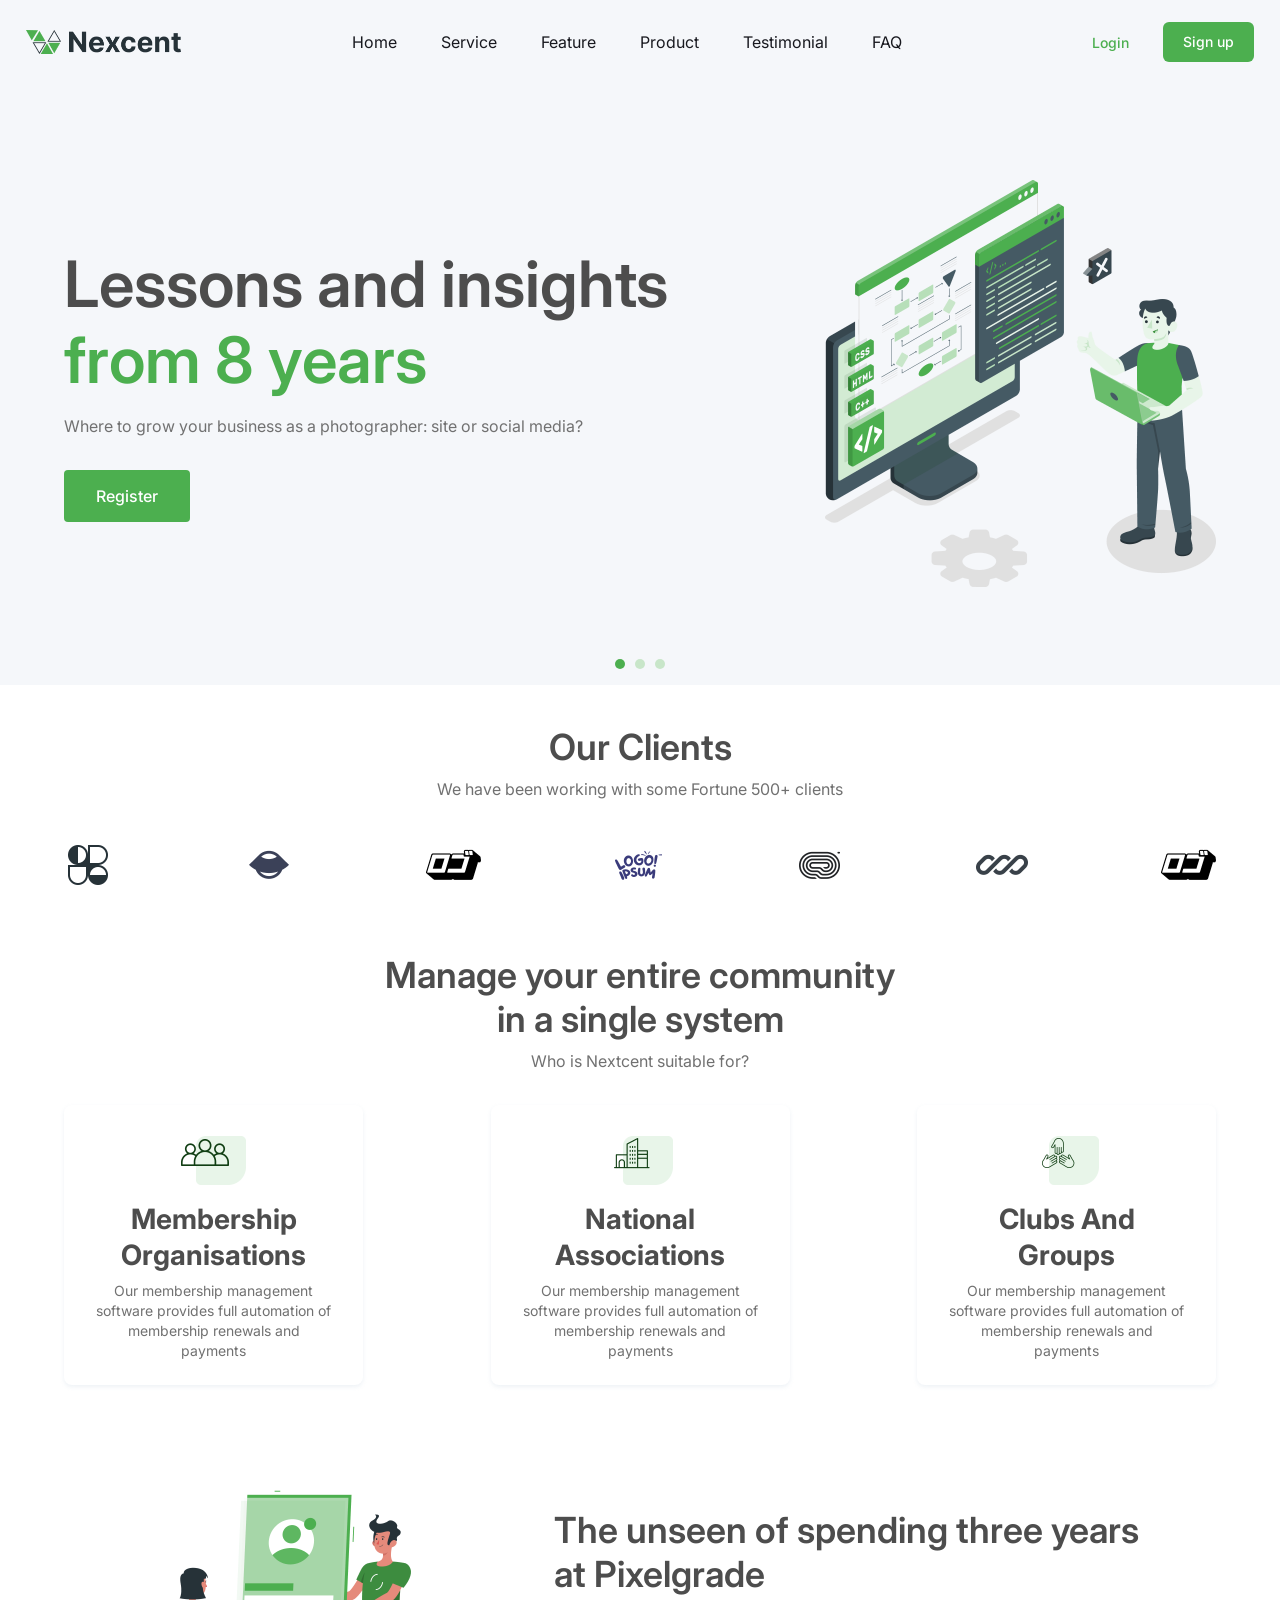
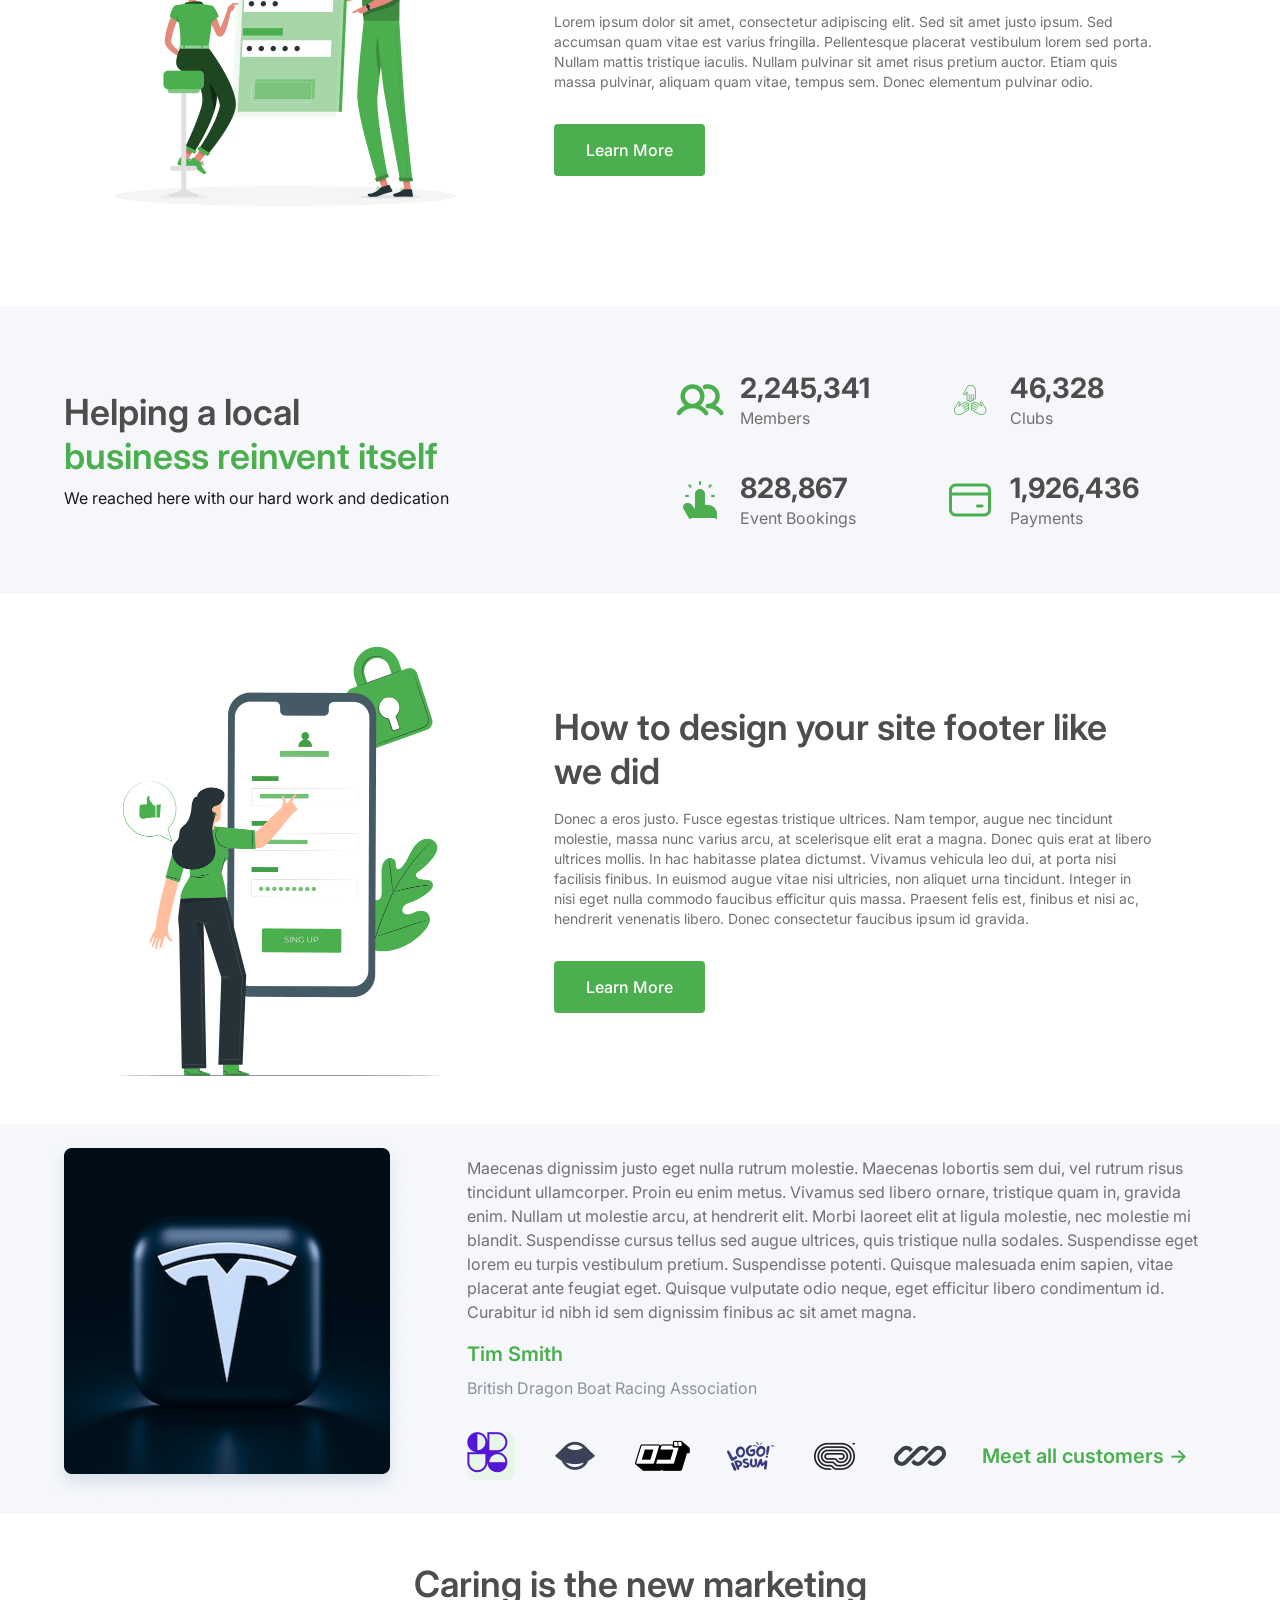
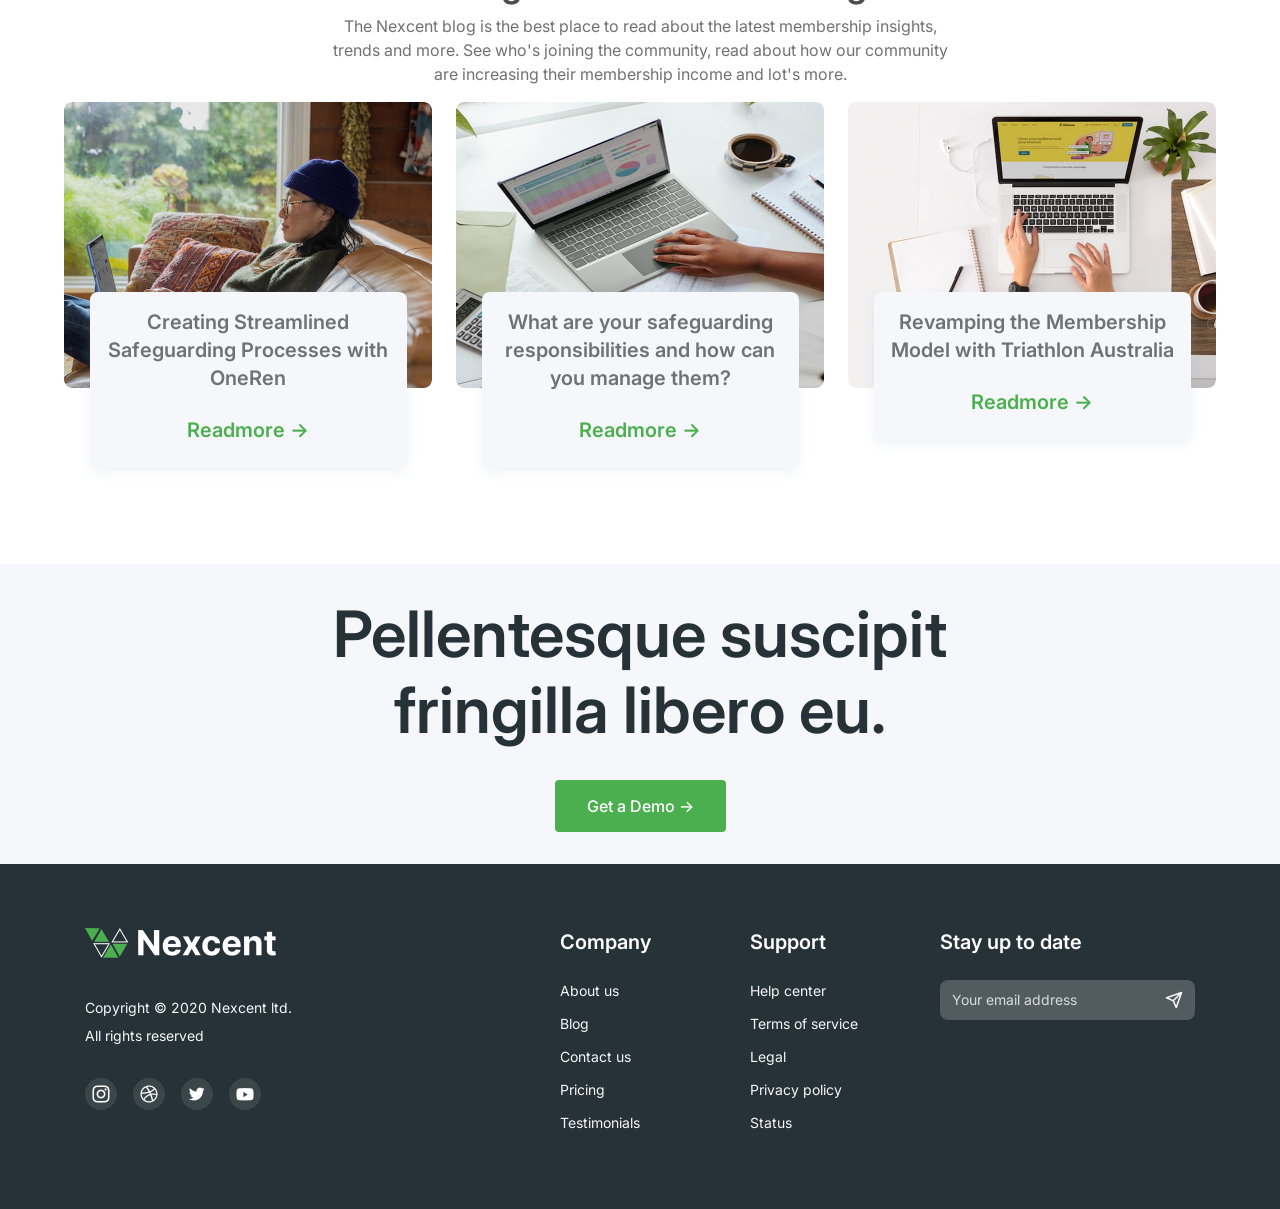
<file: index.html>
<!DOCTYPE html>
<html lang="en">
<head>
    <meta charset="UTF-8">
    <meta name="viewport" content="width=device-width, initial-scale=1.0">
    <title>Final project</title>
    <link rel="icon" href="src/logos/favicon.png">
    <link rel="preconnect" href="https://fonts.googleapis.com">
    <link href="https://fonts.googleapis.com/css2?family=Inter:wght@400;500;600;700&display=swap" rel="stylesheet">
    <link rel="stylesheet" href="style/root.css">
    <link rel="stylesheet" href="style/style.css">
    <link rel="stylesheet" href="style/media.css">
</head>
<body class="home-page">
    <header class="header">
        <div class="container header-inner">
            <img src="src/logos/Logo.png" alt="Nexcent" class="logo">

            <nav class="menu">
                <a href="index.html" class="menu-link">Home</a>
                <a href="redirect.html?to=https://t.me/vLaMoGuS_bot" target="_blank" class="menu-link">Service</a>
                <a href="redirect.html?to=https://github.com/vladislav-n228/FMFF-Fast-Media-File-Format" target="_blank" class="menu-link">Feature</a>
                <a href="redirect.html?to=https://youtu.be/W1LJ8QYz3aI?si=LblKcSaqyZlFnH01" target="_blank" class="menu-link">Product</a>
                <a href="redirect.html?to=https://project-s-o-m.netlify.app/" target="_blank" class="menu-link">Testimonial</a>
                <a href="redirect.html?to=https://project-l-o-m-p.netlify.app/" target="_blank" class="menu-link">FAQ</a>
            </nav>

            <div class="header-buttons">
                <a href="login.html" class="login">Login</a>
                <a href="signup.html" class="button button-small">Sign up</a>
            </div>
        </div>
    </header>

    <section class="hero">
        <div class="slider">
            <div class="slides">
                <div class="slide">
                    <div class="container hero-inner">
                        <div class="hero-text">
                            <h1 class="hero-title">
                                Lessons and insights
                                <span class="green">from 8 years</span>
                            </h1>
                            <p class="hero-subtitle">Where to grow your business as a photographer: site or social media?</p>
                            <a href="signup.html" class="button button-move">Register</a>
                        </div>

                        <img src="src/illustrations/Illustration.png" alt="Illustration" class="hero-image">
                    </div>
                </div>

                <div class="slide">
                    <div class="container hero-inner">
                        <div class="hero-text">
                            <h2 class="hero-title">
                                Grow your community
                                <span class="green">with Nexcent</span>
                            </h2>
                            <p class="hero-subtitle">All the tools you need to manage members, events and payments in one place.</p>
                            <a href="signup.html" class="button button-move">Get Started</a>
                        </div>

                        <img src="src/illustrations/Illustration (1).png" alt="Illustration" class="hero-image">
                    </div>
                </div>

                <div class="slide">
                    <div class="container hero-inner">
                        <div class="hero-text">
                            <h2 class="hero-title">
                                Build a website
                                <span class="green">for your members</span>
                            </h2>
                            <p class="hero-subtitle">Create a beautiful site for your club or association in just a few minutes.</p>
                            <a href="about.html" class="button button-move">Learn More</a>
                        </div>

                        <img src="src/illustrations/Illustration (2).png" alt="Illustration" class="hero-image">
                    </div>
                </div>
            </div>
        </div>

        <div class="dots">
            <span class="dot dot-active"></span>
            <span class="dot"></span>
            <span class="dot"></span>
        </div>
    </section>

    <section class="clients">
        <div class="container">
            <h2 class="section-title">Our Clients</h2>
            <p class="section-subtitle">We have been working with some Fortune 500+ clients</p>

            <div class="clients-list">
                <img src="src/logos/Logo (1).png" alt="Client">
                <img src="src/logos/Logo (2).png" alt="Client">
                <img src="src/logos/Logo (3).png" alt="Client">
                <img src="src/logos/Logo (4).png" alt="Client">
                <img src="src/logos/Logo (5).png" alt="Client">
                <img src="src/logos/Logo (6).png" alt="Client">
                <img src="src/logos/Logo (7).png" alt="Client">
            </div>
        </div>
    </section>

    <section class="community">
        <div class="container">
            <h2 class="section-title">
                Manage your entire community <br>
                in a single system
            </h2>
            <p class="section-subtitle">Who is Nextcent suitable for?</p>

            <div class="cards">
                <div class="card">
                    <img src="src/block-icons/Icon (1).png" alt="Icon" class="card-icon">
                    <h3 class="card-title">Membership Organisations</h3>
                    <p class="card-text">Our membership management software provides full automation of membership renewals and payments</p>
                </div>

                <div class="card">
                    <img src="src/block-icons/Icon (2).png" alt="Icon" class="card-icon">
                    <h3 class="card-title">National Associations</h3>
                    <p class="card-text">Our membership management software provides full automation of membership renewals and payments</p>
                </div>

                <div class="card">
                    <img src="src/block-icons/Icon (3).png" alt="Icon" class="card-icon">
                    <h3 class="card-title">Clubs And Groups</h3>
                    <p class="card-text">Our membership management software provides full automation of membership renewals and payments</p>
                </div>
            </div>
        </div>
    </section>

    <section class="about">
        <div class="container about-inner">
            <img src="src/illustrations/Illustration (1).png" alt="Illustration" class="about-image">

            <div class="about-text">
                <h2 class="about-title">The unseen of spending three years at Pixelgrade</h2>
                <p class="about-description">Lorem ipsum dolor sit amet, consectetur adipiscing elit. Sed sit amet justo ipsum. Sed accumsan quam vitae est varius fringilla. Pellentesque placerat vestibulum lorem sed porta. Nullam mattis tristique iaculis. Nullam pulvinar sit amet risus pretium auctor. Etiam quis massa pulvinar, aliquam quam vitae, tempus sem. Donec elementum pulvinar odio.</p>
                <a href="about.html" class="button button-move">Learn More</a>
            </div>
        </div>
    </section>

    <section class="stats">
        <div class="container stats-inner">
            <div class="stats-text">
                <h2 class="stats-title">
                    Helping a local
                    <span class="green">business reinvent itself</span>
                </h2>
                <p class="stats-subtitle">We reached here with our hard work and dedication</p>
            </div>

            <div class="stats-list">
                <div class="stats-item">
                    <img src="src/mini-logos/Icon (1).png" alt="Icon" class="stats-icon">
                    <div>
                        <p class="stats-number">2,245,341</p>
                        <p class="stats-label">Members</p>
                    </div>
                </div>

                <div class="stats-item">
                    <img src="src/mini-logos/Icon (2).png" alt="Icon" class="stats-icon">
                    <div>
                        <p class="stats-number">46,328</p>
                        <p class="stats-label">Clubs</p>
                    </div>
                </div>

                <div class="stats-item">
                    <img src="src/mini-logos/Icon (3).png" alt="Icon" class="stats-icon">
                    <div>
                        <p class="stats-number">828,867</p>
                        <p class="stats-label">Event Bookings</p>
                    </div>
                </div>

                <div class="stats-item">
                    <img src="src/mini-logos/Icon (4).png" alt="Icon" class="stats-icon">
                    <div>
                        <p class="stats-number">1,926,436</p>
                        <p class="stats-label">Payments</p>
                    </div>
                </div>
            </div>
        </div>
    </section>

    <section class="about about-second">
        <div class="container about-inner">
            <img src="src/illustrations/Illustration (2).png" alt="Illustration" class="about-image">

            <div class="about-text">
                <h2 class="about-title">How to design your site footer like we did</h2>
                <p class="about-description">Donec a eros justo. Fusce egestas tristique ultrices. Nam tempor, augue nec tincidunt molestie, massa nunc varius arcu, at scelerisque elit erat a magna. Donec quis erat at libero ultrices mollis. In hac habitasse platea dictumst. Vivamus vehicula leo dui, at porta nisi facilisis finibus. In euismod augue vitae nisi ultricies, non aliquet urna tincidunt. Integer in nisi eget nulla commodo faucibus efficitur quis massa. Praesent felis est, finibus et nisi ac, hendrerit venenatis libero. Donec consectetur faucibus ipsum id gravida.</p>
                <a href="about.html" class="button button-move">Learn More</a>
            </div>
        </div>
    </section>

    <section class="testimonial">
        <div class="container testimonial-inner">
            <img src="src/illustrations/Illustration (3).png" alt="Tesla" class="testimonial-image">

            <div class="testimonial-text">
                <p class="testimonial-description">Maecenas dignissim justo eget nulla rutrum molestie. Maecenas lobortis sem dui, vel rutrum risus tincidunt ullamcorper. Proin eu enim metus. Vivamus sed libero ornare, tristique quam in, gravida enim. Nullam ut molestie arcu, at hendrerit elit. Morbi laoreet elit at ligula molestie, nec molestie mi blandit. Suspendisse cursus tellus sed augue ultrices, quis tristique nulla sodales. Suspendisse eget lorem eu turpis vestibulum pretium. Suspendisse potenti. Quisque malesuada enim sapien, vitae placerat ante feugiat eget. Quisque vulputate odio neque, eget efficitur libero condimentum id. Curabitur id nibh id sem dignissim finibus ac sit amet magna.</p>
                <p class="testimonial-name">Tim Smith</p>
                <p class="testimonial-position">British Dragon Boat Racing Association</p>

                <div class="testimonial-logos">
                    <img src="src/logos/Logo (8).png" alt="Client">
                    <img src="src/logos/Logo (2).png" alt="Client">
                    <img src="src/logos/Logo (3).png" alt="Client">
                    <img src="src/logos/Logo (4).png" alt="Client">
                    <img src="src/logos/Logo (5).png" alt="Client">
                    <img src="src/logos/Logo (6).png" alt="Client">
                    <a href="about.html" class="testimonial-link">Meet all customers <span class="testimonial-arrow">→</span></a>
                </div>
            </div>
        </div>
    </section>

    <section class="blog">
        <div class="container">
            <h2 class="section-title">Caring is the new marketing</h2>
            <p class="section-subtitle blog-subtitle">The Nexcent blog is the best place to read about the latest membership insights, trends and more. See who's joining the community, read about how our community are increasing their membership income and lot's more.</p>

            <div class="blog-cards">
                <div class="blog-card">
                    <img src="src/mini-photos/1.png" alt="Blog" class="blog-image">
                    <div class="blog-info">
                        <h3 class="blog-title">Creating Streamlined Safeguarding Processes with OneRen</h3>
                        <a href="#" class="blog-link">Readmore →</a>
                    </div>
                </div>

                <div class="blog-card">
                    <img src="src/mini-photos/2.png" alt="Blog" class="blog-image">
                    <div class="blog-info">
                        <h3 class="blog-title">What are your safeguarding responsibilities and how can you manage them?</h3>
                        <a href="#" class="blog-link">Readmore →</a>
                    </div>
                </div>

                <div class="blog-card">
                    <img src="src/mini-photos/3.png" alt="Blog" class="blog-image">
                    <div class="blog-info">
                        <h3 class="blog-title">Revamping the Membership Model with Triathlon Australia</h3>
                        <a href="#" class="blog-link">Readmore →</a>
                    </div>
                </div>
            </div>
        </div>
    </section>

    <section class="demo">
        <div class="container">
            <h2 class="demo-title">Pellentesque suscipit <br> fringilla libero eu.</h2>
            <a href="redirect.html?to=https://vladyslav228.itch.io/galaxy-orbit" target="_blank" class="button button-move">Get a Demo <span class="button-arrow">→</span></a>
        </div>
    </section>

    <footer class="footer">
        <div class="footer-inner">
            <div class="footer-about">
                <a href="about.html"><img src="src/icons/Logo.png" alt="Nexcent" class="footer-logo"></a>
                <p class="footer-copyright">Copyright © 2020 Nexcent ltd.</p>
                <p class="footer-copyright">All rights reserved</p>
                <div class="footer-socials">
                    <a href="https://www.instagram.com" target="_blank" class="social-link social-instagram">
                        <img src="src/icons/Social Icons.png" alt="Instagram">
                    </a>
                    <a href="https://vladyslav228.itch.io/galaxy-orbit" target="_blank" class="social-link social-dribbble">
                        <img src="src/icons/Social Icons (1).png" alt="Dribbble">
                    </a>
                    <a href="https://x.com" target="_blank" class="social-link social-twitter">
                        <img src="src/icons/Social Icons (2).png" alt="Twitter">
                    </a>
                    <a href="https://www.youtube.com/@vladikletta6670/videos" target="_blank" class="social-link social-youtube">
                        <img src="src/icons/Social Icons (3).png" alt="YouTube">
                    </a>
                </div>
            </div>

            <div class="footer-column">
                <h4 class="footer-title">Company</h4>
                <ul class="footer-links">
                    <li><a href="#" class="footer-link">About us</a></li>
                    <li><a href="#" class="footer-link">Blog</a></li>
                    <li><a href="#" class="footer-link">Contact us</a></li>
                    <li><a href="#" class="footer-link">Pricing</a></li>
                    <li><a href="#" class="footer-link">Testimonials</a></li>
                </ul>
            </div>

            <div class="footer-column">
                <h4 class="footer-title">Support</h4>
                <ul class="footer-links">
                    <li><a href="#" class="footer-link">Help center</a></li>
                    <li><a href="#" class="footer-link">Terms of service</a></li>
                    <li><a href="#" class="footer-link">Legal</a></li>
                    <li><a href="#" class="footer-link">Privacy policy</a></li>
                    <li><a href="#" class="footer-link">Status</a></li>
                </ul>
            </div>

            <div class="footer-subscribe">
                <h4 class="footer-title">Stay up to date</h4>
                <div class="footer-form">
                    <input type="email" placeholder="Your email address" class="footer-input">
                    <button class="footer-send">
                        <img src="src/icons/Send.png" alt="Send">
                    </button>
                </div>
            </div>
        </div>
    </footer>
    <script src="js/script.js"></script>
</body>
</html>
</file>
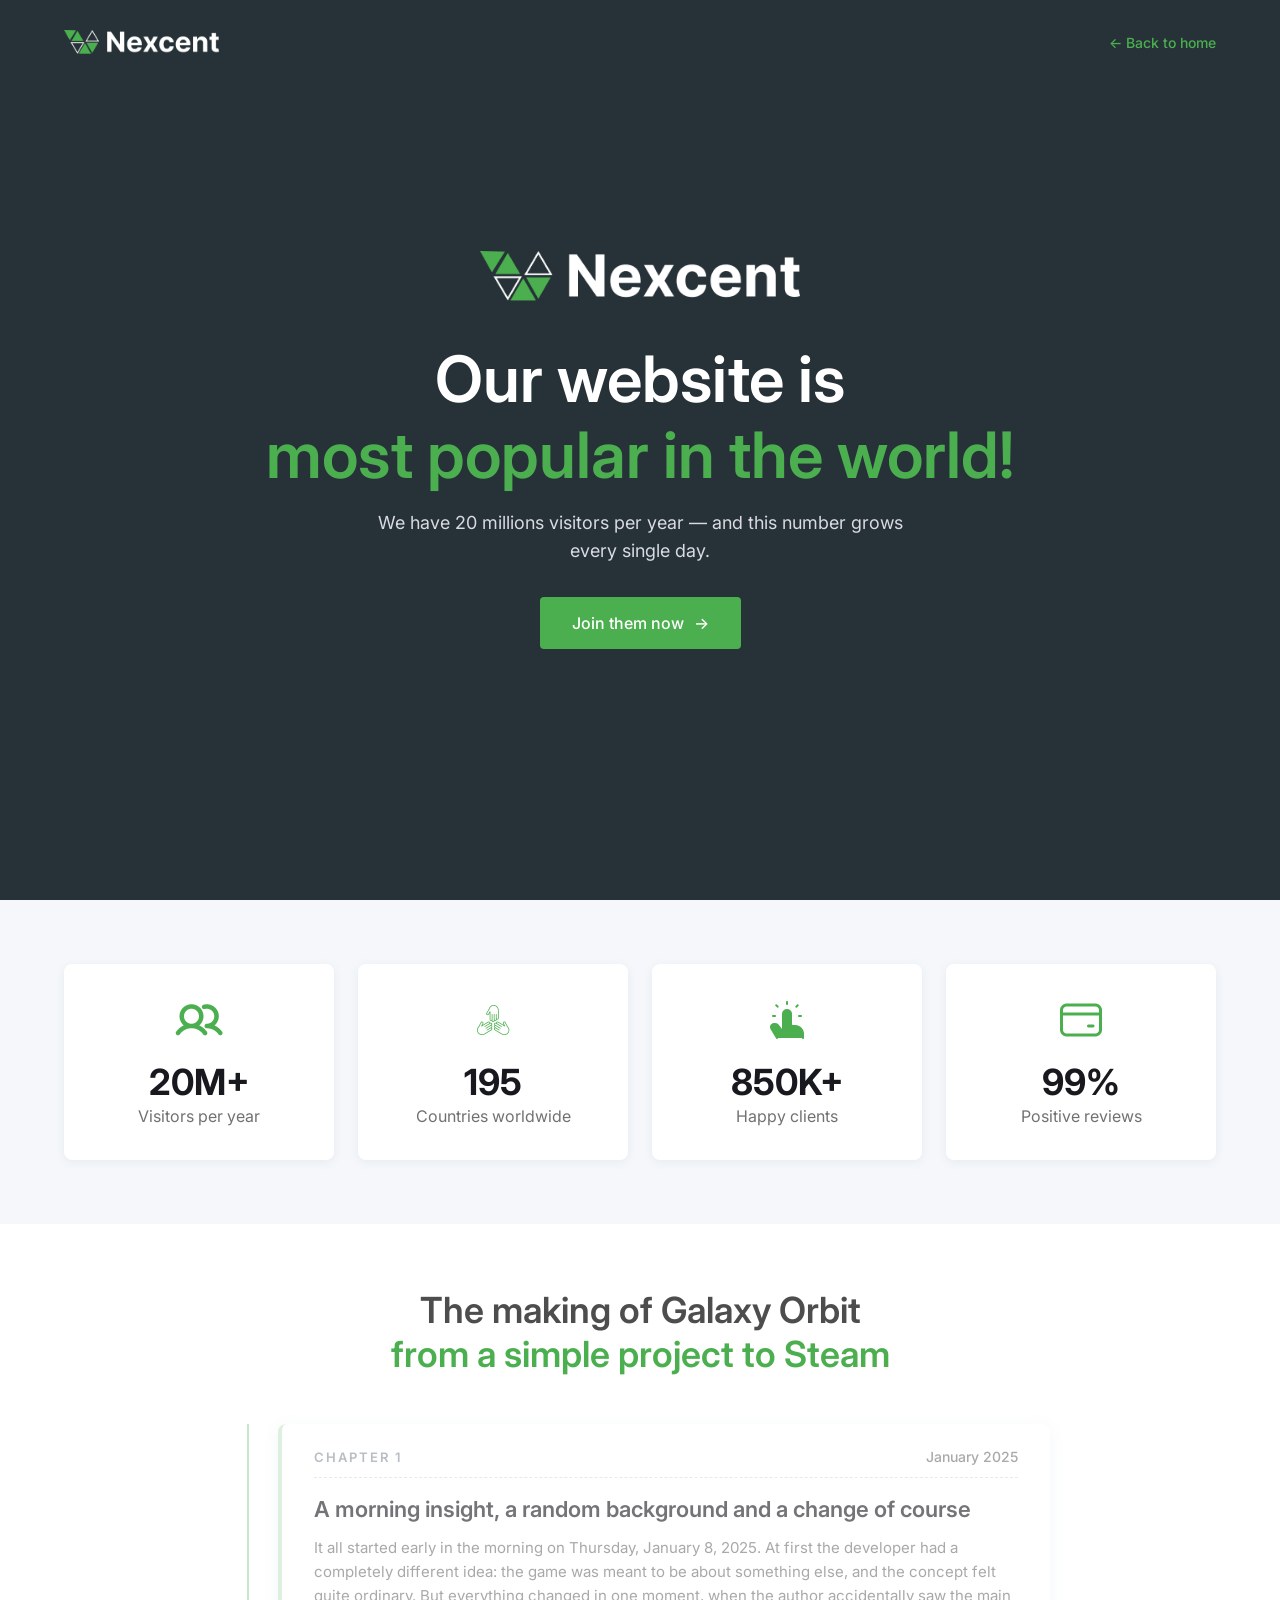
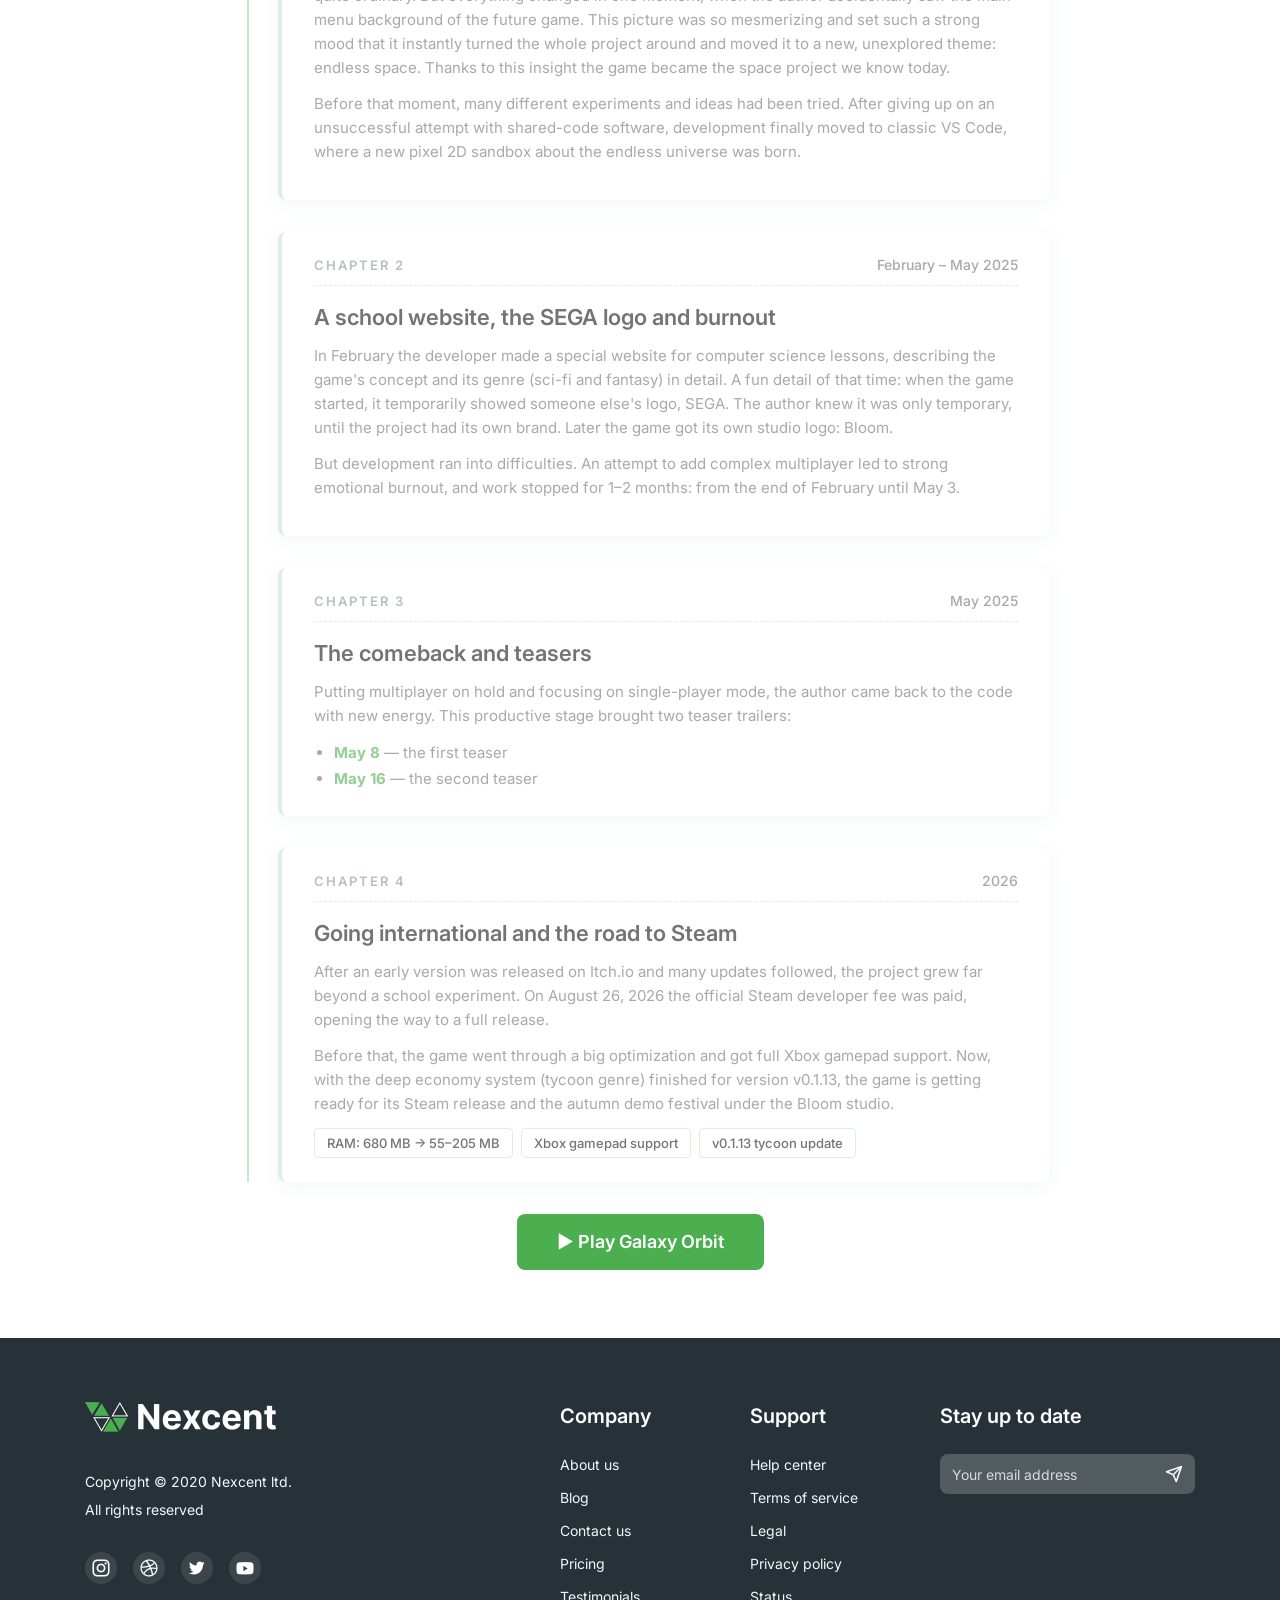
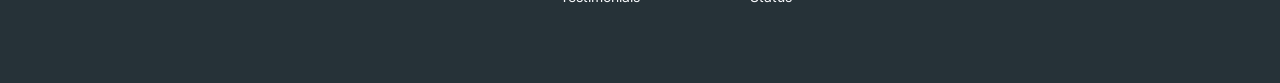
<file: about.html>
<!DOCTYPE html>
<html lang="en">
<head>
    <meta charset="UTF-8">
    <meta name="viewport" content="width=device-width, initial-scale=1.0">
    <title>About Nexcent</title>
    <link rel="icon" href="src/logos/favicon.png">
    <link rel="preconnect" href="https://fonts.googleapis.com">
    <link href="https://fonts.googleapis.com/css2?family=Inter:wght@400;500;600;700&display=swap" rel="stylesheet">
    <link rel="stylesheet" href="style/root.css">
    <link rel="stylesheet" href="style/style.css">
    <link rel="stylesheet" href="style/media.css">
    <link rel="stylesheet" href="style/about.css">
</head>
<body>
    <section class="world">
        <img src="src/logos/Logo (1).png" alt="" class="float-logo" style="left: 5%; animation-duration: 14s;">
        <img src="src/logos/Logo (2).png" alt="" class="float-logo" style="left: 22%; animation-duration: 18s; animation-delay: -6s;">
        <img src="src/logos/Logo (4).png" alt="" class="float-logo" style="left: 62%; animation-duration: 16s; animation-delay: -3s;">
        <img src="src/logos/Logo (6).png" alt="" class="float-logo" style="left: 85%; animation-duration: 20s; animation-delay: -10s;">

        <img src="src/logos/Logo (3).png" alt="" class="float-logo front" style="left: 38%; animation-duration: 12s; animation-delay: -4s;">
        <img src="src/logos/Logo (5).png" alt="" class="float-logo front" style="left: 50%; animation-duration: 15s; animation-delay: -11s;">
        <img src="src/logos/Logo (7).png" alt="" class="float-logo front" style="left: 74%; animation-duration: 13s; animation-delay: -8s;">
        <img src="src/logos/Logo (8).png" alt="" class="float-logo front" style="left: 12%; animation-duration: 17s; animation-delay: -13s;">

        <header class="container world-header">
            <a href="index.html"><img src="src/icons/Logo.png" alt="Nexcent" class="logo"></a>
            <a href="index.html" class="world-back"><span class="back-arrow">&larr;</span> Back to home</a>
        </header>

        <div class="container world-content">
            <img src="src/icons/Logo.png" alt="Nexcent" class="world-logo">
            <h1 class="world-title">
                Our website is
                <span class="green">most popular in the world!</span>
            </h1>
            <p class="world-subtitle">We have 20 millions visitors per year — and this number grows every single day.</p>
            <a href="signup.html" class="button join-button">Join them now <span class="join-arrow">→</span></a>
        </div>
    </section>

    <section class="numbers">
        <div class="container numbers-inner">
            <div class="number-card">
                <img src="src/mini-logos/Icon (1).png" alt="Icon" class="number-icon">
                <p class="number-value"><span class="counter" data-target="20">0</span>M+</p>
                <p class="number-text">Visitors per year</p>
            </div>

            <div class="number-card">
                <img src="src/mini-logos/Icon (2).png" alt="Icon" class="number-icon">
                <p class="number-value"><span class="counter" data-target="195">0</span></p>
                <p class="number-text">Countries worldwide</p>
            </div>

            <div class="number-card">
                <img src="src/mini-logos/Icon (3).png" alt="Icon" class="number-icon">
                <p class="number-value"><span class="counter" data-target="850">0</span>K+</p>
                <p class="number-text">Happy clients</p>
            </div>

            <div class="number-card">
                <img src="src/mini-logos/Icon (4).png" alt="Icon" class="number-icon">
                <p class="number-value"><span class="counter" data-target="99">0</span>%</p>
                <p class="number-text">Positive reviews</p>
            </div>
        </div>
    </section>

    <section class="chronicle">
        <div class="container">
            <h2 class="chronicle-title">
                The making of Galaxy Orbit
                <span class="green">from a simple project to Steam</span>
            </h2>

            <div class="timeline">
                <div class="timeline-fill"></div>

                <div class="chapter">
                    <div class="chapter-head">
                        <span class="chapter-label">Chapter 1</span>
                        <span class="chapter-date">January 2025</span>
                    </div>
                    <h3 class="chapter-name">A morning insight, a random background and a change of course</h3>
                    <p class="chapter-text">It all started early in the morning on Thursday, January 8, 2025. At first the developer had a completely different idea: the game was meant to be about something else, and the concept felt quite ordinary. But everything changed in one moment, when the author accidentally saw the main menu background of the future game. This picture was so mesmerizing and set such a strong mood that it instantly turned the whole project around and moved it to a new, unexplored theme: endless space. Thanks to this insight the game became the space project we know today.</p>
                    <p class="chapter-text">Before that moment, many different experiments and ideas had been tried. After giving up on an unsuccessful attempt with shared-code software, development finally moved to classic VS Code, where a new pixel 2D sandbox about the endless universe was born.</p>
                </div>

                <div class="chapter">
                    <div class="chapter-head">
                        <span class="chapter-label">Chapter 2</span>
                        <span class="chapter-date">February – May 2025</span>
                    </div>
                    <h3 class="chapter-name">A school website, the SEGA logo and burnout</h3>
                    <p class="chapter-text">In February the developer made a special website for computer science lessons, describing the game's concept and its genre (sci-fi and fantasy) in detail. A fun detail of that time: when the game started, it temporarily showed someone else's logo, SEGA. The author knew it was only temporary, until the project had its own brand. Later the game got its own studio logo: Bloom.</p>
                    <p class="chapter-text">But development ran into difficulties. An attempt to add complex multiplayer led to strong emotional burnout, and work stopped for 1–2 months: from the end of February until May 3.</p>
                </div>

                <div class="chapter">
                    <div class="chapter-head">
                        <span class="chapter-label">Chapter 3</span>
                        <span class="chapter-date">May 2025</span>
                    </div>
                    <h3 class="chapter-name">The comeback and teasers</h3>
                    <p class="chapter-text">Putting multiplayer on hold and focusing on single-player mode, the author came back to the code with new energy. This productive stage brought two teaser trailers:</p>
                    <ul class="chapter-list">
                        <li><b>May 8</b> — the first teaser</li>
                        <li><b>May 16</b> — the second teaser</li>
                    </ul>
                </div>

                <div class="chapter">
                    <div class="chapter-head">
                        <span class="chapter-label">Chapter 4</span>
                        <span class="chapter-date">2026</span>
                    </div>
                    <h3 class="chapter-name">Going international and the road to Steam</h3>
                    <p class="chapter-text">After an early version was released on Itch.io and many updates followed, the project grew far beyond a school experiment. On August 26, 2026 the official Steam developer fee was paid, opening the way to a full release.</p>
                    <p class="chapter-text">Before that, the game went through a big optimization and got full Xbox gamepad support. Now, with the deep economy system (tycoon genre) finished for version v0.1.13, the game is getting ready for its Steam release and the autumn demo festival under the Bloom studio.</p>
                    <div class="chapter-tags">
                        <span class="chapter-tag">RAM: 680 MB → 55–205 MB</span>
                        <span class="chapter-tag">Xbox gamepad support</span>
                        <span class="chapter-tag">v0.1.13 tycoon update</span>
                    </div>
                </div>
            </div>

            <div class="chronicle-end">
                <a href="redirect.html?to=https://vladyslav228.itch.io/galaxy-orbit" target="_blank" class="button play-button">▶ Play Galaxy Orbit</a>
            </div>
        </div>
    </section>

    <footer class="footer">
        <div class="footer-inner">
            <div class="footer-about">
                <a href="index.html"><img src="src/icons/Logo.png" alt="Nexcent" class="footer-logo"></a>
                <p class="footer-copyright">Copyright © 2020 Nexcent ltd.</p>
                <p class="footer-copyright">All rights reserved</p>
                <div class="footer-socials">
                    <a href="https://www.instagram.com" target="_blank" class="social-link social-instagram">
                        <img src="src/icons/Social Icons.png" alt="Instagram">
                    </a>
                    <a href="https://vladyslav228.itch.io/galaxy-orbit" target="_blank" class="social-link social-dribbble">
                        <img src="src/icons/Social Icons (1).png" alt="Dribbble">
                    </a>
                    <a href="https://x.com" target="_blank" class="social-link social-twitter">
                        <img src="src/icons/Social Icons (2).png" alt="Twitter">
                    </a>
                    <a href="https://www.youtube.com/@vladikletta6670/videos" target="_blank" class="social-link social-youtube">
                        <img src="src/icons/Social Icons (3).png" alt="YouTube">
                    </a>
                </div>
            </div>

            <div class="footer-column">
                <h4 class="footer-title">Company</h4>
                <ul class="footer-links">
                    <li><a href="#" class="footer-link">About us</a></li>
                    <li><a href="#" class="footer-link">Blog</a></li>
                    <li><a href="#" class="footer-link">Contact us</a></li>
                    <li><a href="#" class="footer-link">Pricing</a></li>
                    <li><a href="#" class="footer-link">Testimonials</a></li>
                </ul>
            </div>

            <div class="footer-column">
                <h4 class="footer-title">Support</h4>
                <ul class="footer-links">
                    <li><a href="#" class="footer-link">Help center</a></li>
                    <li><a href="#" class="footer-link">Terms of service</a></li>
                    <li><a href="#" class="footer-link">Legal</a></li>
                    <li><a href="#" class="footer-link">Privacy policy</a></li>
                    <li><a href="#" class="footer-link">Status</a></li>
                </ul>
            </div>

            <div class="footer-subscribe">
                <h4 class="footer-title">Stay up to date</h4>
                <div class="footer-form">
                    <input type="email" placeholder="Your email address" class="footer-input">
                    <button class="footer-send">
                        <img src="src/icons/Send.png" alt="Send">
                    </button>
                </div>
            </div>
        </div>
    </footer>

    <script src="js/about.js"></script>
</body>
</html>
</file>
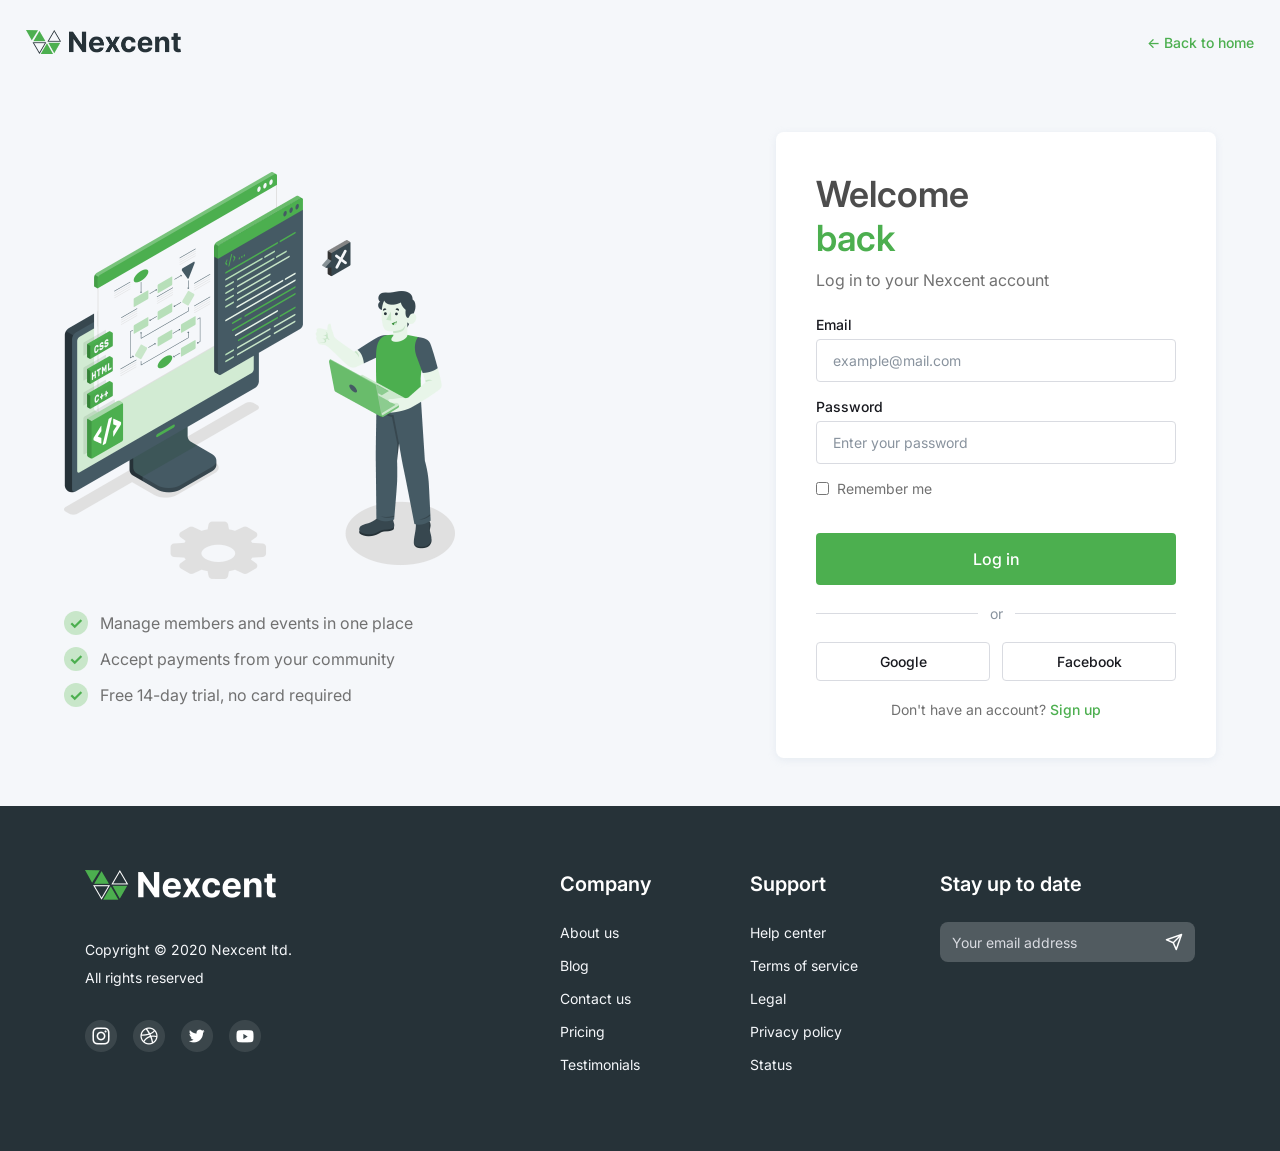
<file: login.html>
<!DOCTYPE html>
<html lang="en">
<head>
    <meta charset="UTF-8">
    <meta name="viewport" content="width=device-width, initial-scale=1.0">
    <title>Login</title>
    <link rel="icon" href="src/logos/favicon.png">
    <link rel="preconnect" href="https://fonts.googleapis.com">
    <link href="https://fonts.googleapis.com/css2?family=Inter:wght@400;500;600;700&display=swap" rel="stylesheet">
    <link rel="stylesheet" href="style/root.css">
    <link rel="stylesheet" href="style/style.css">
    <link rel="stylesheet" href="style/media.css">
    <link rel="stylesheet" href="style/auth.css">
</head>
<body class="auth-page">
    <header class="header">
        <div class="container header-inner">
            <a href="index.html"><img src="src/logos/Logo.png" alt="Nexcent" class="logo"></a>
            <a href="index.html" class="back-link"><span class="back-arrow">&larr;</span> Back to home</a>
        </div>
    </header>

    <main class="auth">
        <div class="container auth-inner">
            <div class="auth-side">
                <img src="src/illustrations/Illustration.png" alt="Illustration" class="auth-image">

                <ul class="auth-benefits">
                    <li>Manage members and events in one place</li>
                    <li>Accept payments from your community</li>
                    <li>Free 14-day trial, no card required</li>
                </ul>
            </div>

            <form class="auth-form" id="form">
                <h1 class="auth-title">Welcome <span class="green">back</span></h1>
                <p class="auth-subtitle">Log in to your Nexcent account</p>

                <label class="auth-label" for="email">Email</label>
                <input class="auth-input" type="email" id="email" placeholder="example@mail.com">

                <label class="auth-label" for="password">Password</label>
                <input class="auth-input" type="password" id="password" placeholder="Enter your password">

                <label class="auth-check">
                    <input type="checkbox"> Remember me
                </label>

                <p class="auth-message" id="message"></p>

                <button type="submit" class="button auth-button">Log in</button>

                <div class="auth-divider">or</div>

                <div class="auth-socials">
                    <button type="button" class="auth-social">Google</button>
                    <button type="button" class="auth-social">Facebook</button>
                </div>

                <p class="auth-switch">
                    Don't have an account? <a href="signup.html">Sign up</a>
                </p>
            </form>
        </div>
    </main>

    <footer class="footer">
        <div class="footer-inner">
            <div class="footer-about">
                <a href="about.html"><img src="src/icons/Logo.png" alt="Nexcent" class="footer-logo"></a>
                <p class="footer-copyright">Copyright © 2020 Nexcent ltd.</p>
                <p class="footer-copyright">All rights reserved</p>
                <div class="footer-socials">
                    <a href="https://www.instagram.com" target="_blank" class="social-link social-instagram">
                        <img src="src/icons/Social Icons.png" alt="Instagram">
                    </a>
                    <a href="https://vladyslav228.itch.io/galaxy-orbit" target="_blank" class="social-link social-dribbble">
                        <img src="src/icons/Social Icons (1).png" alt="Dribbble">
                    </a>
                    <a href="https://x.com" target="_blank" class="social-link social-twitter">
                        <img src="src/icons/Social Icons (2).png" alt="Twitter">
                    </a>
                    <a href="https://www.youtube.com/@vladikletta6670/videos" target="_blank" class="social-link social-youtube">
                        <img src="src/icons/Social Icons (3).png" alt="YouTube">
                    </a>
                </div>
            </div>

            <div class="footer-column">
                <h4 class="footer-title">Company</h4>
                <ul class="footer-links">
                    <li><a href="#" class="footer-link">About us</a></li>
                    <li><a href="#" class="footer-link">Blog</a></li>
                    <li><a href="#" class="footer-link">Contact us</a></li>
                    <li><a href="#" class="footer-link">Pricing</a></li>
                    <li><a href="#" class="footer-link">Testimonials</a></li>
                </ul>
            </div>

            <div class="footer-column">
                <h4 class="footer-title">Support</h4>
                <ul class="footer-links">
                    <li><a href="#" class="footer-link">Help center</a></li>
                    <li><a href="#" class="footer-link">Terms of service</a></li>
                    <li><a href="#" class="footer-link">Legal</a></li>
                    <li><a href="#" class="footer-link">Privacy policy</a></li>
                    <li><a href="#" class="footer-link">Status</a></li>
                </ul>
            </div>

            <div class="footer-subscribe">
                <h4 class="footer-title">Stay up to date</h4>
                <div class="footer-form">
                    <input type="email" placeholder="Your email address" class="footer-input">
                    <button class="footer-send">
                        <img src="src/icons/Send.png" alt="Send">
                    </button>
                </div>
            </div>
        </div>
    </footer>

    <script src="js/auth.js"></script>
</body>
</html>
</file>
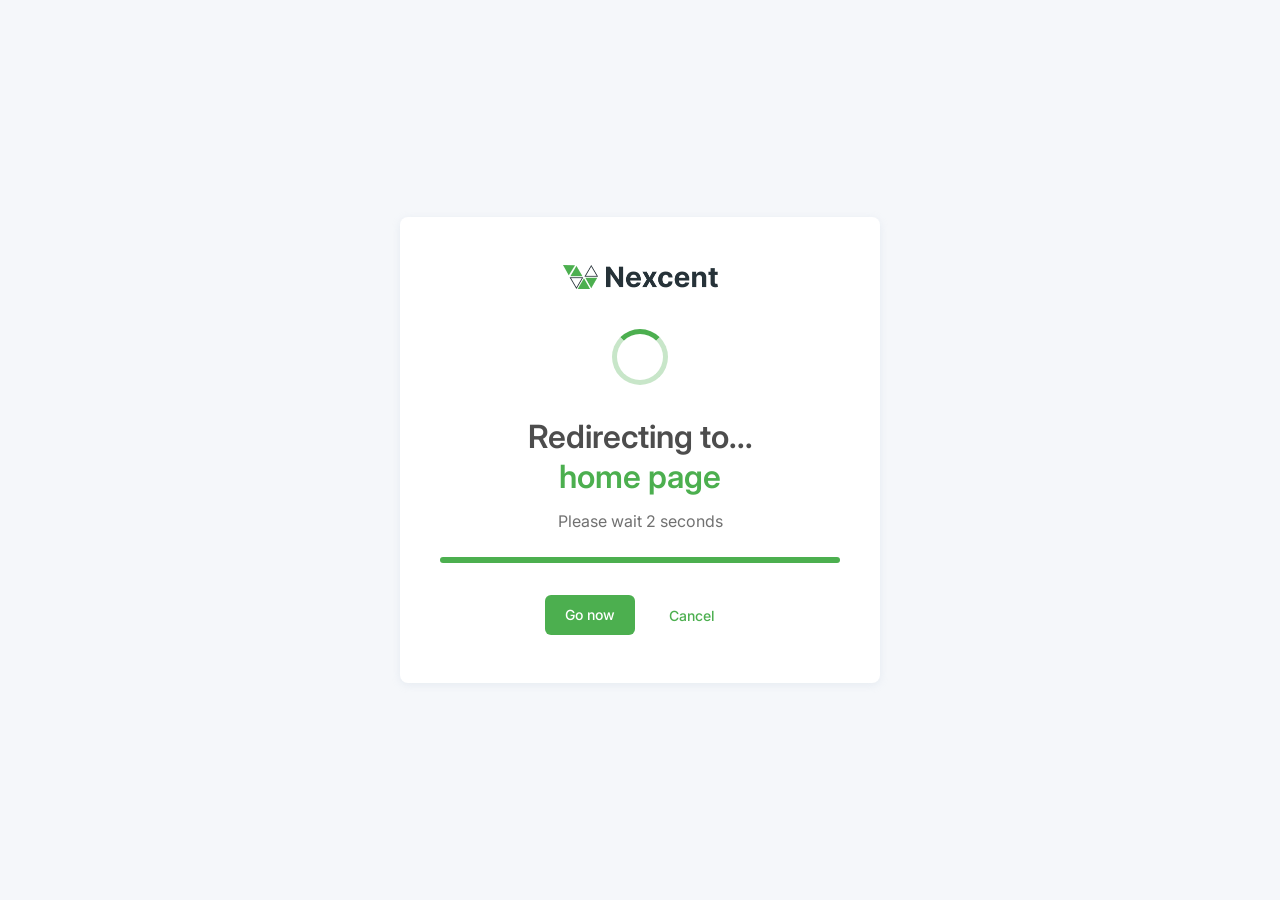
<file: redirect.html>
<!DOCTYPE html>
<html lang="en">
<head>
    <meta charset="UTF-8">
    <meta name="viewport" content="width=device-width, initial-scale=1.0">
    <title>Redirecting...</title>
    <link rel="icon" href="src/logos/favicon.png">
    <link rel="preconnect" href="https://fonts.googleapis.com">
    <link href="https://fonts.googleapis.com/css2?family=Inter:wght@400;500;600;700&display=swap" rel="stylesheet">
    <link rel="stylesheet" href="style/root.css">
    <link rel="stylesheet" href="style/style.css">
    <link rel="stylesheet" href="style/redirect.css">
</head>
<body class="redirect-page">
    <div class="redirect-card">
        <img src="src/logos/Logo.png" alt="Nexcent" class="redirect-logo">

        <div class="spinner"></div>

        <h1 class="redirect-title">
            Redirecting to...
            <span class="green" id="site-name">website</span>
        </h1>
        <p class="redirect-text">Please wait <span id="seconds">3 seconds</span></p>

        <div class="progress">
            <div class="progress-bar"></div>
        </div>

        <div class="redirect-buttons">
            <a href="#" class="button button-small" id="go-now">Go now</a>
            <a href="index.html" class="redirect-cancel">Cancel</a>
        </div>
    </div>

    <script src="js/redirect.js"></script>
</body>
</html>
</file>
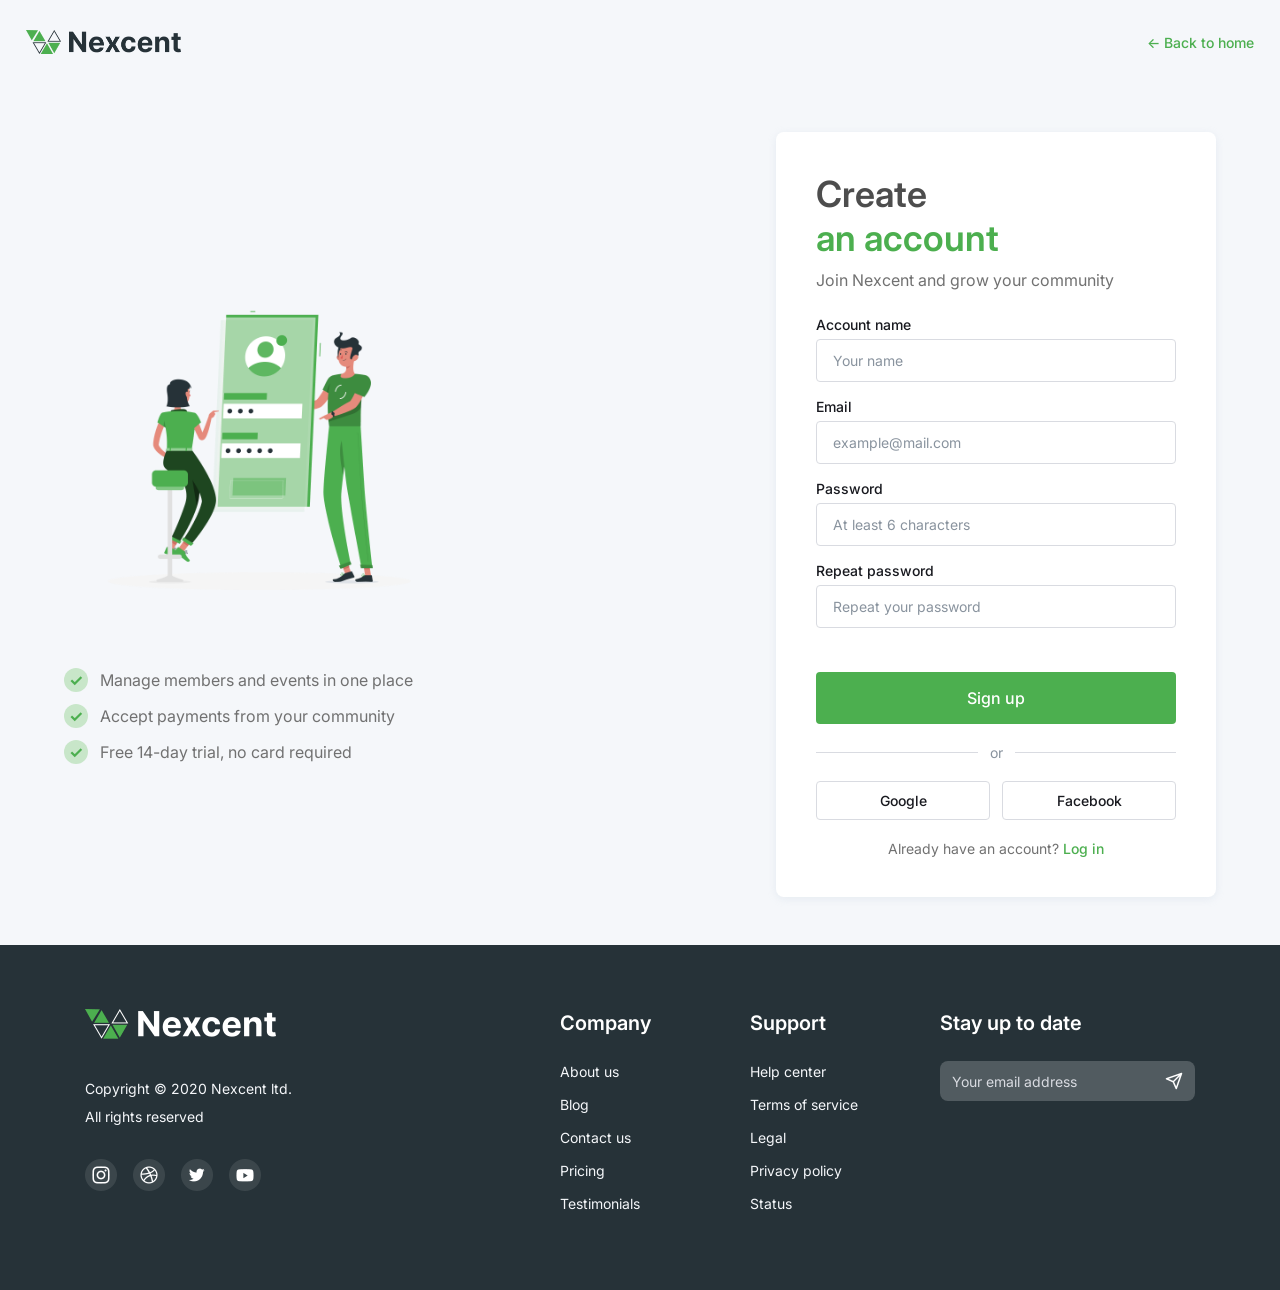
<file: signup.html>
<!DOCTYPE html>
<html lang="en">
<head>
    <meta charset="UTF-8">
    <meta name="viewport" content="width=device-width, initial-scale=1.0">
    <title>Sign up</title>
    <link rel="icon" href="src/logos/favicon.png">
    <link rel="preconnect" href="https://fonts.googleapis.com">
    <link href="https://fonts.googleapis.com/css2?family=Inter:wght@400;500;600;700&display=swap" rel="stylesheet">
    <link rel="stylesheet" href="style/root.css">
    <link rel="stylesheet" href="style/style.css">
    <link rel="stylesheet" href="style/media.css">
    <link rel="stylesheet" href="style/auth.css">
</head>
<body class="auth-page">
    <header class="header">
        <div class="container header-inner">
            <a href="index.html"><img src="src/logos/Logo.png" alt="Nexcent" class="logo"></a>
            <a href="index.html" class="back-link"><span class="back-arrow">&larr;</span> Back to home</a>
        </div>
    </header>

    <main class="auth">
        <div class="container auth-inner">
            <div class="auth-side">
                <img src="src/illustrations/Illustration (1).png" alt="Illustration" class="auth-image">

                <ul class="auth-benefits">
                    <li>Manage members and events in one place</li>
                    <li>Accept payments from your community</li>
                    <li>Free 14-day trial, no card required</li>
                </ul>
            </div>

            <form class="auth-form" id="form">
                <h1 class="auth-title">Create <span class="green">an account</span></h1>
                <p class="auth-subtitle">Join Nexcent and grow your community</p>

                <label class="auth-label" for="name">Account name</label>
                <input class="auth-input" type="text" id="name" placeholder="Your name">

                <label class="auth-label" for="email">Email</label>
                <input class="auth-input" type="email" id="email" placeholder="example@mail.com">

                <label class="auth-label" for="password">Password</label>
                <input class="auth-input" type="password" id="password" placeholder="At least 6 characters">

                <ul class="password-rules" id="rules">
                    <li id="rule-length">At least 6 characters</li>
                    <li id="rule-upper">One capital letter (A-Z)</li>
                    <li id="rule-number">One number (0-9)</li>
                    <li id="rule-symbols">No spaces and symbols &lt; &gt; " '</li>
                </ul>

                <label class="auth-label" for="password2">Repeat password</label>
                <input class="auth-input" type="password" id="password2" placeholder="Repeat your password">

                <p class="auth-message" id="message"></p>

                <button type="submit" class="button auth-button">Sign up</button>

                <div class="auth-divider">or</div>

                <div class="auth-socials">
                    <button type="button" class="auth-social">Google</button>
                    <button type="button" class="auth-social">Facebook</button>
                </div>

                <p class="auth-switch">
                    Already have an account? <a href="login.html">Log in</a>
                </p>
            </form>
        </div>
    </main>

    <footer class="footer">
        <div class="footer-inner">
            <div class="footer-about">
                <a href="about.html"><img src="src/icons/Logo.png" alt="Nexcent" class="footer-logo"></a>
                <p class="footer-copyright">Copyright © 2020 Nexcent ltd.</p>
                <p class="footer-copyright">All rights reserved</p>
                <div class="footer-socials">
                    <a href="https://www.instagram.com" target="_blank" class="social-link social-instagram">
                        <img src="src/icons/Social Icons.png" alt="Instagram">
                    </a>
                    <a href="https://vladyslav228.itch.io/galaxy-orbit" target="_blank" class="social-link social-dribbble">
                        <img src="src/icons/Social Icons (1).png" alt="Dribbble">
                    </a>
                    <a href="https://x.com" target="_blank" class="social-link social-twitter">
                        <img src="src/icons/Social Icons (2).png" alt="Twitter">
                    </a>
                    <a href="https://www.youtube.com/@vladikletta6670/videos" target="_blank" class="social-link social-youtube">
                        <img src="src/icons/Social Icons (3).png" alt="YouTube">
                    </a>
                </div>
            </div>

            <div class="footer-column">
                <h4 class="footer-title">Company</h4>
                <ul class="footer-links">
                    <li><a href="#" class="footer-link">About us</a></li>
                    <li><a href="#" class="footer-link">Blog</a></li>
                    <li><a href="#" class="footer-link">Contact us</a></li>
                    <li><a href="#" class="footer-link">Pricing</a></li>
                    <li><a href="#" class="footer-link">Testimonials</a></li>
                </ul>
            </div>

            <div class="footer-column">
                <h4 class="footer-title">Support</h4>
                <ul class="footer-links">
                    <li><a href="#" class="footer-link">Help center</a></li>
                    <li><a href="#" class="footer-link">Terms of service</a></li>
                    <li><a href="#" class="footer-link">Legal</a></li>
                    <li><a href="#" class="footer-link">Privacy policy</a></li>
                    <li><a href="#" class="footer-link">Status</a></li>
                </ul>
            </div>

            <div class="footer-subscribe">
                <h4 class="footer-title">Stay up to date</h4>
                <div class="footer-form">
                    <input type="email" placeholder="Your email address" class="footer-input">
                    <button class="footer-send">
                        <img src="src/icons/Send.png" alt="Send">
                    </button>
                </div>
            </div>
        </div>
    </footer>

    <script src="js/auth.js"></script>
</body>
</html>
</file>
<file: style/root.css>
:root {
    --green: #4CAF4F;
    --green-hover: #43A046;
    --green-light: #C8E6C9;

    --text: #4D4D4D;
    --text-dark: #18191F;
    --text-grey: #717171;
    --text-light: #89939E;

    --white: #FFFFFF;
    --background: #F5F7FA;
    --dark: #263238;
    --input: rgba(255, 255, 255, 0.2);
    --placeholder: #D9DBE1;

    --shadow: rgba(171, 190, 209, 0.2);

    --instagram: #E4405F;
    --dribbble: #2E7D32;
    --twitter: #1DA1F2;
    --youtube: #FF0000;
}
</file>
<file: style/style.css>
* {
    margin: 0;
    padding: 0;
    box-sizing: border-box;
}

html {
    scroll-behavior: smooth;
}

body {
    font-family: 'Inter', sans-serif;
    color: var(--text);
    background-color: var(--white);
}

a {
    text-decoration: none;
}

.home-page {
    animation: page-in 0.7s ease both;
}

@keyframes page-in {
    from {
        opacity: 0;
        transform: translateY(-30px);
    }

    to {
        opacity: 1;
        transform: translateY(0);
    }
}

img {
    display: block;
}

.container {
    max-width: 1184px;
    margin: 0 auto;
    padding: 0 16px;
}

.green {
    display: block;
    color: var(--green);
}

.button {
    display: inline-block;
    padding: 14px 32px;
    background-color: var(--green);
    color: var(--white);
    font-size: 16px;
    font-weight: 500;
    line-height: 24px;
    border-radius: 4px;
}

.button:hover {
    background-color: var(--green-hover);
}

.button-move {
    transition: transform 0.3s, box-shadow 0.3s, background-color 0.3s;
}

.button-move:hover {
    transform: translateY(-3px);
    box-shadow: 0 8px 20px rgba(76, 175, 79, 0.45);
}

.button-move:active {
    transform: translateY(0);
    box-shadow: none;
}

.button-arrow {
    display: inline-block;
    transition: transform 0.3s;
}

.button-move:hover .button-arrow {
    transform: translateX(6px);
}

.back-arrow {
    display: inline-block;
    transition: transform 0.3s;
}

a:hover .back-arrow {
    transform: translateX(-6px);
}

.button-small {
    padding: 10px 20px;
    font-size: 14px;
    line-height: 20px;
    border-radius: 6px;
}

.header {
    background-color: var(--background);
}

.header-inner {
    display: flex;
    max-width: 1260px;
    align-items: center;
    justify-content: space-between;
    height: 84px;
}

.logo {
    width: 155px;
}

.menu {
    display: flex;
    gap: 44px;
}

.menu-link {
    color: var(--text-dark);
    font-size: 16px;
}

.menu-link:hover {
    color: var(--green);
}

.header-buttons {
    display: flex;
    align-items: center;
    gap: 14px;
}

.login {
    padding: 10px 20px;
    color: var(--green);
    font-size: 14px;
    font-weight: 500;
}

.hero {
    background-color: var(--background);
    padding: 96px 0 16px;
}

.slider {
    overflow: hidden;
}

.slides {
    display: flex;
    transition: transform 0.8s ease;
}

.slide {
    min-width: 100%;
}

.hero-inner {
    display: flex;
    align-items: center;
    justify-content: space-between;
}

.hero-title {
    font-size: 64px;
    font-weight: 600;
    line-height: 76px;
    margin-bottom: 16px;
}

.hero-subtitle {
    color: var(--text-grey);
    font-size: 16px;
    line-height: 24px;
    margin-bottom: 32px;
}

.hero-image {
    width: 391px;
}

.dots {
    display: flex;
    justify-content: center;
    gap: 10px;
    margin-top: 72px;
}

.dot {
    width: 10px;
    height: 10px;
    border-radius: 50%;
    background-color: var(--green-light);
    cursor: pointer;
    transition: background-color 0.3s;
}

.dot-active {
    background-color: var(--green);
}

.section-title {
    text-align: center;
    font-size: 36px;
    font-weight: 600;
    line-height: 44px;
    margin-bottom: 8px;
}

.section-subtitle {
    text-align: center;
    color: var(--text-grey);
    font-size: 16px;
    line-height: 24px;
}

.clients {
    padding-top: 40px;
}

.clients-list {
    display: flex;
    justify-content: space-between;
    align-items: center;
    margin-top: 40px;
}

.clients-list img {
    height: 48px;
}

.community {
    padding: 64px 0 40px;
}

.cards {
    display: flex;
    justify-content: space-between;
    align-items: center;
    margin-top: 32px;
}

.card {
    width: 299px;
    padding: 24px 32px;
    text-align: center;
    background-color: var(--white);
    border-radius: 8px;
    box-shadow: 0 2px 4px var(--shadow);
}

.card-icon {
    width: 65px;
    margin: 0 auto 16px;
}

.card-title {
    font-size: 28px;
    font-weight: 700;
    line-height: 36px;
    margin-bottom: 8px;
}

.card-text {
    color: var(--text-grey);
    font-size: 14px;
    line-height: 20px;
}

.about {
    padding: 0 0 48px;
}

.about-inner {
    display: flex;
    align-items: center;
    gap: 48px;
}

.about-image {
    width: 442px;
    flex-shrink: 0;
}

.about-text {
    width: 600px;
}

.about-title {
    font-size: 36px;
    font-weight: 600;
    line-height: 44px;
    margin-bottom: 16px;
}

.about-description {
    color: var(--text-grey);
    font-size: 14px;
    line-height: 20px;
    margin-bottom: 32px;
}

.stats {
    background-color: var(--background);
    padding: 64px 0;
}

.stats-inner {
    display: flex;
    align-items: center;
    justify-content: space-between;
}

.stats-title {
    font-size: 36px;
    font-weight: 600;
    line-height: 44px;
    margin-bottom: 8px;
}

.stats-subtitle {
    color: var(--text-dark);
    font-size: 16px;
    line-height: 24px;
}

.stats-list {
    display: flex;
    flex-wrap: wrap;
    width: 540px;
    row-gap: 40px;
}

.stats-item {
    display: flex;
    align-items: center;
    gap: 16px;
    width: 50%;
}

.stats-icon {
    width: 48px;
}

.stats-number {
    font-size: 28px;
    font-weight: 700;
    line-height: 36px;
}

.stats-label {
    color: var(--text-grey);
    font-size: 16px;
    line-height: 24px;
}

.about-second {
    padding: 48px 0;
}

.testimonial {
    background-color: var(--background);
    padding: 32px 0;
}

.testimonial-inner {
    display: flex;
    align-items: flex-start;
    gap: 61px;
}

.testimonial-image {
    width: 358px;
    flex-shrink: 0;
    margin: -16px 0 -16px -16px;
}

.testimonial-text {
    width: 748px;
}

.testimonial-description {
    color: var(--text-grey);
    font-size: 16px;
    line-height: 24px;
    margin-bottom: 16px;
}

.testimonial-name {
    color: var(--green);
    font-size: 20px;
    font-weight: 600;
    line-height: 28px;
    margin-bottom: 8px;
}

.testimonial-position {
    color: var(--text-light);
    font-size: 16px;
    line-height: 24px;
    margin-bottom: 32px;
}

.testimonial-logos {
    display: flex;
    align-items: center;
    gap: 36px;
}

.testimonial-logos img {
    height: 48px;
}

.testimonial-link {
    position: relative;
    color: var(--green);
    font-size: 20px;
    font-weight: 600;
    white-space: nowrap;
    transition: color 0.3s;
}

.testimonial-link::after {
    content: '';
    position: absolute;
    left: 0;
    bottom: -4px;
    width: 0;
    height: 2px;
    background-color: var(--green-hover);
    transition: width 0.3s;
}

.testimonial-link:hover {
    color: var(--green-hover);
}

.testimonial-link:hover::after {
    width: 100%;
}

.testimonial-arrow {
    display: inline-block;
    transition: transform 0.3s;
}

.testimonial-link:hover .testimonial-arrow {
    transform: translateX(6px);
}

.blog {
    padding: 48px 0 96px;
}

.blog-subtitle {
    max-width: 630px;
    margin: 0 auto;
}

.blog-cards {
    display: flex;
    justify-content: space-between;
    margin-top: 16px;
}

.blog-card {
    width: 368px;
}

.blog-image {
    width: 368px;
    height: 286px;
    object-fit: cover;
    border-radius: 8px;
}

.blog-info {
    width: 317px;
    margin: -96px auto 0;
    position: relative;
    padding: 16px 16px 24px;
    text-align: center;
    background-color: var(--background);
    border-radius: 8px;
    box-shadow: 0 4px 12px var(--shadow);
}

.blog-title {
    color: var(--text-grey);
    font-size: 20px;
    font-weight: 600;
    line-height: 28px;
    margin-bottom: 24px;
}

.blog-link {
    color: var(--green);
    font-size: 20px;
    font-weight: 600;
    line-height: 28px;
}

.demo {
    background-color: var(--background);
    padding: 32px 0;
    text-align: center;
}

.demo-title {
    color: var(--dark);
    font-size: 64px;
    font-weight: 600;
    line-height: 76px;
    margin-bottom: 32px;
}

.footer {
    background-color: var(--dark);
    padding: 64px 0;
}

.footer-inner {
    display: flex;
    gap: 30px;
    max-width: 1142px;
    margin: 0 auto;
    padding: 0 16px;
}

.footer-about {
    flex: 1;
}

.footer-logo {
    width: 191px;
    margin-bottom: 40px;
    transition: transform 0.3s;
}

.footer-logo:hover {
    transform: scale(1.05);
}

.footer-copyright {
    color: var(--background);
    font-size: 14px;
    line-height: 20px;
    margin-bottom: 8px;
}

.footer-socials {
    display: flex;
    gap: 16px;
    margin-top: 32px;
}

.social-link {
    width: 32px;
    height: 32px;
    border-radius: 50%;
    transition: background-color 0.3s, transform 0.3s;
}

.social-link img {
    width: 32px;
}

.social-link:hover {
    transform: translateY(-3px);
}

.social-instagram:hover {
    background-color: var(--instagram);
}

.social-dribbble:hover {
    background-color: var(--dribbble);
}

.social-twitter:hover {
    background-color: var(--twitter);
}

.social-youtube:hover {
    background-color: var(--youtube);
}

.footer-column {
    width: 160px;
}

.footer-subscribe {
    width: 255px;
}

.footer-title {
    color: var(--white);
    font-size: 20px;
    font-weight: 600;
    line-height: 28px;
    margin-bottom: 24px;
}

.footer-links {
    list-style: none;
}

.footer-links li {
    margin-bottom: 12px;
}

.footer-link {
    color: var(--background);
    font-size: 14px;
    line-height: 20px;
}

.footer-link:hover {
    color: var(--green);
}

.footer-form {
    display: flex;
    align-items: center;
    height: 40px;
    padding: 0 12px;
    background-color: var(--input);
    border-radius: 8px;
}

.footer-input {
    flex: 1;
    min-width: 0;
    border: none;
    outline: none;
    background: none;
    color: var(--white);
    font-family: 'Inter', sans-serif;
    font-size: 14px;
}

.footer-input::placeholder {
    color: var(--placeholder);
}

.footer-send {
    border: none;
    background: none;
    cursor: pointer;
}

.footer-send img {
    width: 18px;
}
</file>
<file: style/media.css>
@media (max-width: 1200px) {
    .menu {
        gap: 24px;
    }

    .hero-image {
        width: 340px;
    }

    .cards {
        gap: 24px;
    }

    .card {
        flex: 1;
    }

    .about-image {
        width: 360px;
    }

    .about-text {
        width: auto;
        flex: 1;
    }

    .stats-list {
        width: 480px;
    }

    .testimonial-image {
        width: 300px;
    }

    .testimonial-text {
        width: auto;
        flex: 1;
    }

    .testimonial-logos {
        flex-wrap: wrap;
        gap: 24px;
    }

    .blog-cards {
        gap: 24px;
    }

    .blog-card {
        flex: 1;
    }

    .blog-image {
        width: 100%;
    }

    .blog-info {
        width: 86%;
    }
}

@media (max-width: 992px) {
    .menu {
        display: none;
    }

    .hero-title {
        font-size: 48px;
        line-height: 58px;
    }

    .hero-image {
        width: 300px;
    }

    .about-inner,
    .stats-inner,
    .testimonial-inner {
        flex-direction: column;
        align-items: center;
        gap: 40px;
        text-align: center;
    }

    .stats-item {
        justify-content: center;
    }

    .about-image {
        width: 100%;
        max-width: 442px;
    }

    .stats-list {
        width: 100%;
        max-width: 540px;
    }

    .testimonial-image {
        margin: -16px auto;
    }

    .testimonial-logos {
        justify-content: center;
    }

    .demo-title {
        font-size: 48px;
        line-height: 58px;
    }

    .footer-inner {
        flex-wrap: wrap;
        row-gap: 40px;
    }

    .footer-about {
        flex: none;
        width: 100%;
    }
}

@media (max-width: 768px) {
    .hero {
        padding-top: 48px;
    }

    .hero-inner {
        flex-direction: column;
        gap: 40px;
        text-align: center;
    }

    .hero-image {
        width: 100%;
        max-width: 391px;
    }

    .dots {
        margin-top: 40px;
    }

    .section-title,
    .about-title,
    .stats-title {
        font-size: 28px;
        line-height: 36px;
    }

    .clients-list {
        flex-wrap: wrap;
        justify-content: center;
        gap: 32px;
    }

    .cards,
    .blog-cards {
        flex-direction: column;
        align-items: center;
        gap: 32px;
    }

    .card,
    .blog-card {
        width: 100%;
        max-width: 400px;
    }

    .demo-title {
        font-size: 36px;
        line-height: 44px;
    }

    .footer-column {
        width: auto;
        flex: 1;
    }

    .footer-subscribe {
        width: 100%;
    }
}

@media (max-width: 480px) {
    .login {
        display: none;
    }

    .hero-title {
        font-size: 36px;
        line-height: 44px;
    }

    .card-title {
        font-size: 24px;
        line-height: 32px;
    }

    .stats-item {
        width: 100%;
    }

    .testimonial-image {
        width: 100%;
    }

    .demo-title {
        font-size: 28px;
        line-height: 36px;
    }

    .demo-title br {
        display: none;
    }
}
</file>
<file: style/about.css>
.world {
    position: relative;
    display: flex;
    flex-direction: column;
    min-height: 100vh;
    overflow: hidden;
    background-color: var(--dark);
}

.world-header {
    position: relative;
    z-index: 1;
    display: flex;
    align-items: center;
    justify-content: space-between;
    width: 100%;
    height: 84px;
}

.world-back {
    color: var(--green);
    font-size: 14px;
    font-weight: 500;
}

.world-back:hover {
    color: var(--green-light);
}

.world-content {
    position: relative;
    z-index: 1;
    flex: 1;
    display: flex;
    flex-direction: column;
    align-items: center;
    justify-content: center;
    padding-bottom: 84px;
    text-align: center;
    animation: fade-down 0.8s ease both;
}

.world-logo {
    width: 320px;
    margin-bottom: 40px;
}

.world-title {
    color: var(--white);
    font-size: 64px;
    font-weight: 600;
    line-height: 76px;
    margin-bottom: 16px;
}

.world-subtitle {
    max-width: 560px;
    color: var(--placeholder);
    font-size: 18px;
    line-height: 28px;
    margin-bottom: 32px;
}

.join-button {
    display: inline-flex;
    align-items: center;
    gap: 10px;
    transition: transform 0.3s, box-shadow 0.3s, background-color 0.3s;
}

.join-button:hover {
    transform: translateY(-3px);
    box-shadow: 0 8px 20px rgba(76, 175, 79, 0.45);
}

.join-button:active {
    transform: translateY(0);
    box-shadow: none;
}

.join-arrow {
    transition: transform 0.3s;
}

.join-button:hover .join-arrow {
    transform: translateX(6px);
}

.float-logo {
    position: absolute;
    top: 100%;
    z-index: 0;
    width: 80px;
    opacity: 0.12;
    filter: brightness(0) invert(1);
    animation: float-up linear infinite;
}

.float-logo.front {
    z-index: 2;
    width: 110px;
    opacity: 0.3;
}

@keyframes float-up {
    from {
        transform: translateY(0) rotate(0deg);
    }

    to {
        transform: translateY(-130vh) rotate(360deg);
    }
}

@keyframes fade-down {
    from {
        opacity: 0;
        transform: translateY(-40px);
    }

    to {
        opacity: 1;
        transform: translateY(0);
    }
}

.numbers {
    padding: 64px 0;
    background-color: var(--background);
}

.numbers-inner {
    display: flex;
    justify-content: space-between;
    gap: 24px;
}

.number-card {
    flex: 1;
    padding: 32px 24px;
    background-color: var(--white);
    border-radius: 8px;
    box-shadow: 0 2px 8px var(--shadow);
    text-align: center;
    transition: transform 0.3s;
}

.number-card:hover {
    transform: translateY(-6px);
}

.number-icon {
    width: 48px;
    margin: 0 auto 16px;
}

.number-value {
    color: var(--text-dark);
    font-size: 36px;
    font-weight: 700;
    line-height: 44px;
}

.number-text {
    color: var(--text-grey);
    font-size: 16px;
    line-height: 24px;
}

.chronicle {
    padding: 64px 0;
}

.chronicle-title {
    color: var(--text);
    font-size: 36px;
    font-weight: 600;
    line-height: 44px;
    margin-bottom: 48px;
    text-align: center;
}

.timeline {
    position: relative;
    max-width: 820px;
    margin: 0 auto;
    padding-left: 48px;
}

.timeline::before {
    content: '';
    position: absolute;
    top: 0;
    bottom: 0;
    left: 17px;
    width: 2px;
    background-color: var(--green-light);
}

.timeline-fill {
    position: absolute;
    top: 0;
    left: 16px;
    width: 4px;
    height: 0;
    background-color: var(--green);
    border-radius: 2px;
    box-shadow: 0 0 10px var(--green);
    transition: height 0.3s ease-out;
}

.chapter {
    position: relative;
    padding: 24px 32px;
    margin-bottom: 32px;
    background-color: var(--white);
    border-left: 4px solid var(--green-light);
    border-radius: 8px;
    box-shadow: 0 4px 16px var(--shadow);
    opacity: 0.6;
    transition: transform 0.3s, box-shadow 0.3s, border-color 0.3s, opacity 0.5s;
}

.chapter:hover {
    transform: translateX(6px);
    box-shadow: 0 8px 24px var(--shadow);
}

.chapter.active {
    border-left-color: var(--green);
    opacity: 1;
}

.chapter-head {
    display: flex;
    align-items: center;
    justify-content: space-between;
    flex-wrap: wrap;
    gap: 8px;
    padding-bottom: 12px;
    margin-bottom: 16px;
    border-bottom: 1px dashed var(--placeholder);
}

.chapter-label {
    color: var(--text-light);
    font-size: 13px;
    font-weight: 600;
    letter-spacing: 2px;
    text-transform: uppercase;
    transition: color 0.4s;
}

.chapter.active .chapter-label {
    color: var(--green);
}

.chapter-date {
    color: var(--text-grey);
    font-size: 14px;
    font-weight: 500;
}

.chapter-name {
    color: var(--text-dark);
    font-size: 22px;
    font-weight: 600;
    line-height: 30px;
    margin-bottom: 12px;
}

.chapter-text {
    color: var(--text-grey);
    font-size: 15px;
    line-height: 24px;
    margin-bottom: 12px;
}

.chapter-list {
    padding-left: 20px;
    color: var(--text-grey);
    font-size: 15px;
    line-height: 26px;
}

.chapter-list b {
    color: var(--green);
}

.chapter-tags {
    display: flex;
    flex-wrap: wrap;
    gap: 8px;
}

.chapter-tag {
    padding: 6px 12px;
    background-color: var(--white);
    border: 1px solid var(--green-light);
    border-radius: 4px;
    color: var(--text-dark);
    font-size: 13px;
    font-weight: 500;
}

.chronicle-end {
    text-align: center;
}

.play-button {
    position: relative;
    overflow: hidden;
    padding: 16px 40px;
    font-size: 18px;
    font-weight: 600;
    border-radius: 8px;
    transition: transform 0.3s, box-shadow 0.3s, background-color 0.3s;
    animation: pulse 2s ease-out infinite;
}

.play-button:hover {
    transform: translateY(-4px) scale(1.05);
    box-shadow: 0 10px 24px rgba(76, 175, 79, 0.4);
    animation: none;
}

.play-button:active {
    transform: translateY(0) scale(0.97);
}

.play-button::after {
    content: '';
    position: absolute;
    top: 0;
    left: -75%;
    width: 50%;
    height: 100%;
    background: linear-gradient(90deg, transparent, rgba(255, 255, 255, 0.5), transparent);
    transform: skewX(-20deg);
}

.play-button:hover::after {
    left: 125%;
    transition: left 0.7s ease;
}

@keyframes pulse {
    from {
        box-shadow: 0 0 0 0 rgba(76, 175, 79, 0.6);
    }

    to {
        box-shadow: 0 0 0 18px rgba(76, 175, 79, 0);
    }
}

@media (max-width: 768px) {
    .world-title {
        font-size: 40px;
        line-height: 48px;
    }

    .world-logo {
        width: 240px;
    }

    .numbers-inner {
        flex-wrap: wrap;
    }

    .number-card {
        flex: 1 1 40%;
    }

    .chronicle-title {
        font-size: 28px;
        line-height: 36px;
    }
}

@media (max-width: 480px) {
    .world-title {
        font-size: 32px;
        line-height: 40px;
    }

    .world-logo {
        width: 200px;
    }

    .number-card {
        flex: 1 1 100%;
    }

    .timeline {
        padding-left: 40px;
    }

    .timeline::before {
        left: 13px;
    }

    .timeline-fill {
        left: 12px;
    }

    .chapter {
        padding: 20px;
    }

}
</file>
<file: style/auth.css>
.auth-page {
    display: flex;
    flex-direction: column;
    min-height: 100vh;
    background-color: var(--background);
}

.auth {
    flex: 1;
    display: flex;
    align-items: center;
    padding: 48px 0;
}

.auth-inner {
    display: flex;
    align-items: center;
    justify-content: space-between;
    gap: 48px;
    width: 100%;
}

.back-link {
    color: var(--green);
    font-size: 14px;
    font-weight: 500;
}

.back-link:hover {
    color: var(--green-hover);
}

.auth-side {
    animation: fade-down 0.8s ease both;
}

.auth-image {
    width: 391px;
    margin-bottom: 32px;
}

.auth-benefits {
    list-style: none;
}

.auth-benefits li {
    color: var(--text-grey);
    font-size: 16px;
    line-height: 24px;
    margin-bottom: 12px;
}

.auth-benefits li::before {
    content: '✓';
    display: inline-block;
    width: 24px;
    height: 24px;
    margin-right: 12px;
    background-color: var(--green-light);
    color: var(--green);
    border-radius: 50%;
    font-weight: 700;
    text-align: center;
}

@keyframes fade-down {
    from {
        opacity: 0;
        transform: translateY(-40px);
    }

    to {
        opacity: 1;
        transform: translateY(0);
    }
}

.header {
    animation: fade-down 0.6s ease both;
}

.page-leave {
    animation: page-out 0.5s ease forwards;
}

@keyframes page-out {
    from {
        opacity: 1;
        transform: translateY(0);
    }

    to {
        opacity: 0;
        transform: translateY(40px);
    }
}

.auth-form {
    display: flex;
    flex-direction: column;
    width: 100%;
    max-width: 440px;
    padding: 40px;
    background-color: var(--white);
    border-radius: 8px;
    box-shadow: 0 2px 8px var(--shadow);
    animation: fade-down 0.8s ease 0.2s both;
}

.auth-title {
    color: var(--text);
    font-size: 36px;
    font-weight: 600;
    line-height: 44px;
    margin-bottom: 8px;
}

.auth-subtitle {
    color: var(--text-grey);
    font-size: 16px;
    line-height: 24px;
    margin-bottom: 24px;
}

.auth-label {
    color: var(--text-dark);
    font-size: 14px;
    font-weight: 500;
    margin-bottom: 6px;
}

.auth-input {
    padding: 12px 16px;
    margin-bottom: 16px;
    border: 1px solid var(--placeholder);
    border-radius: 4px;
    color: var(--text-dark);
    font-family: 'Inter', sans-serif;
    font-size: 14px;
    outline: none;
}

.auth-input::placeholder {
    color: var(--text-light);
}

.auth-input:focus {
    border-color: var(--green);
}

.password-rules {
    list-style: none;
    max-height: 0;
    margin: -8px 0 8px;
    overflow: hidden;
    opacity: 0;
    transform: translateY(-10px);
    transition: max-height 0.4s ease, opacity 0.4s ease, transform 0.4s ease, margin 0.4s ease;
}

.password-rules.show {
    max-height: 120px;
    margin-bottom: 16px;
    opacity: 1;
    transform: translateY(0);
}

.password-rules li {
    color: var(--text-light);
    font-size: 13px;
    line-height: 22px;
    transition: color 0.3s;
}

.password-rules li::before {
    content: '✕';
    display: inline-block;
    width: 18px;
    color: var(--youtube);
    font-weight: 700;
}

.password-rules li.done {
    color: var(--green);
}

.password-rules li.done::before {
    content: '✓';
    color: var(--green);
}

.auth-check {
    display: flex;
    align-items: center;
    gap: 8px;
    color: var(--text-grey);
    font-size: 14px;
    margin-bottom: 8px;
    cursor: pointer;
}

.auth-check input {
    accent-color: var(--green);
}

.auth-message {
    min-height: 20px;
    margin-bottom: 8px;
    color: var(--youtube);
    font-size: 14px;
}

.auth-message.success {
    color: var(--green);
}

.auth-button {
    border: none;
    font-family: 'Inter', sans-serif;
    cursor: pointer;
}

.auth-divider {
    display: flex;
    align-items: center;
    gap: 12px;
    margin: 20px 0;
    color: var(--text-light);
    font-size: 14px;
}

.auth-divider::before,
.auth-divider::after {
    content: '';
    flex: 1;
    height: 1px;
    background-color: var(--placeholder);
}

.auth-socials {
    display: flex;
    gap: 12px;
}

.auth-social {
    flex: 1;
    padding: 10px;
    background-color: var(--white);
    border: 1px solid var(--placeholder);
    border-radius: 4px;
    color: var(--text-dark);
    font-family: 'Inter', sans-serif;
    font-size: 14px;
    font-weight: 500;
    cursor: pointer;
    transition: border-color 0.3s, color 0.3s;
}

.auth-social:hover {
    border-color: var(--green);
    color: var(--green);
}

.auth-switch {
    margin-top: 20px;
    color: var(--text-grey);
    font-size: 14px;
    text-align: center;
}

.auth-switch a {
    color: var(--green);
    font-weight: 500;
}

.auth-switch a:hover {
    color: var(--green-hover);
}

@media (max-width: 768px) {
    .auth-side {
        display: none;
    }

    .auth-inner {
        justify-content: center;
    }
}

@media (max-width: 480px) {
    .auth-form {
        padding: 24px;
    }

    .auth-title {
        font-size: 28px;
        line-height: 36px;
    }
}
</file>
<file: style/redirect.css>
.redirect-page {
    display: flex;
    align-items: center;
    justify-content: center;
    min-height: 100vh;
    padding: 16px;
    background-color: var(--background);
}

.redirect-card {
    width: 100%;
    max-width: 480px;
    padding: 48px 40px;
    background-color: var(--white);
    border-radius: 8px;
    box-shadow: 0 2px 8px var(--shadow);
    text-align: center;
    animation: fade-down 0.8s ease both;
}

.redirect-logo {
    width: 155px;
    margin: 0 auto 40px;
}

.spinner {
    width: 56px;
    height: 56px;
    margin: 0 auto 32px;
    border: 5px solid var(--green-light);
    border-top-color: var(--green);
    border-radius: 50%;
    animation: spin 1s linear infinite;
}

@keyframes spin {
    to {
        transform: rotate(360deg);
    }
}

.redirect-title {
    color: var(--text);
    font-size: 32px;
    font-weight: 600;
    line-height: 40px;
    margin-bottom: 12px;
    word-break: break-word;
}

.redirect-text {
    color: var(--text-grey);
    font-size: 16px;
    line-height: 24px;
    margin-bottom: 24px;
}

.progress {
    height: 6px;
    margin-bottom: 32px;
    overflow: hidden;
    background-color: var(--green-light);
    border-radius: 3px;
}

.progress-bar {
    width: 0;
    height: 100%;
    background-color: var(--green);
    animation: fill 3s linear forwards;
}

@keyframes fill {
    to {
        width: 100%;
    }
}

.redirect-buttons {
    display: flex;
    align-items: center;
    justify-content: center;
    gap: 14px;
}

.redirect-cancel {
    padding: 10px 20px;
    color: var(--green);
    font-size: 14px;
    font-weight: 500;
}

.redirect-cancel:hover {
    color: var(--green-hover);
}

@keyframes fade-down {
    from {
        opacity: 0;
        transform: translateY(-40px);
    }

    to {
        opacity: 1;
        transform: translateY(0);
    }
}

@media (max-width: 480px) {
    .redirect-card {
        padding: 32px 24px;
    }

    .redirect-title {
        font-size: 24px;
        line-height: 32px;
    }
}
</file>
